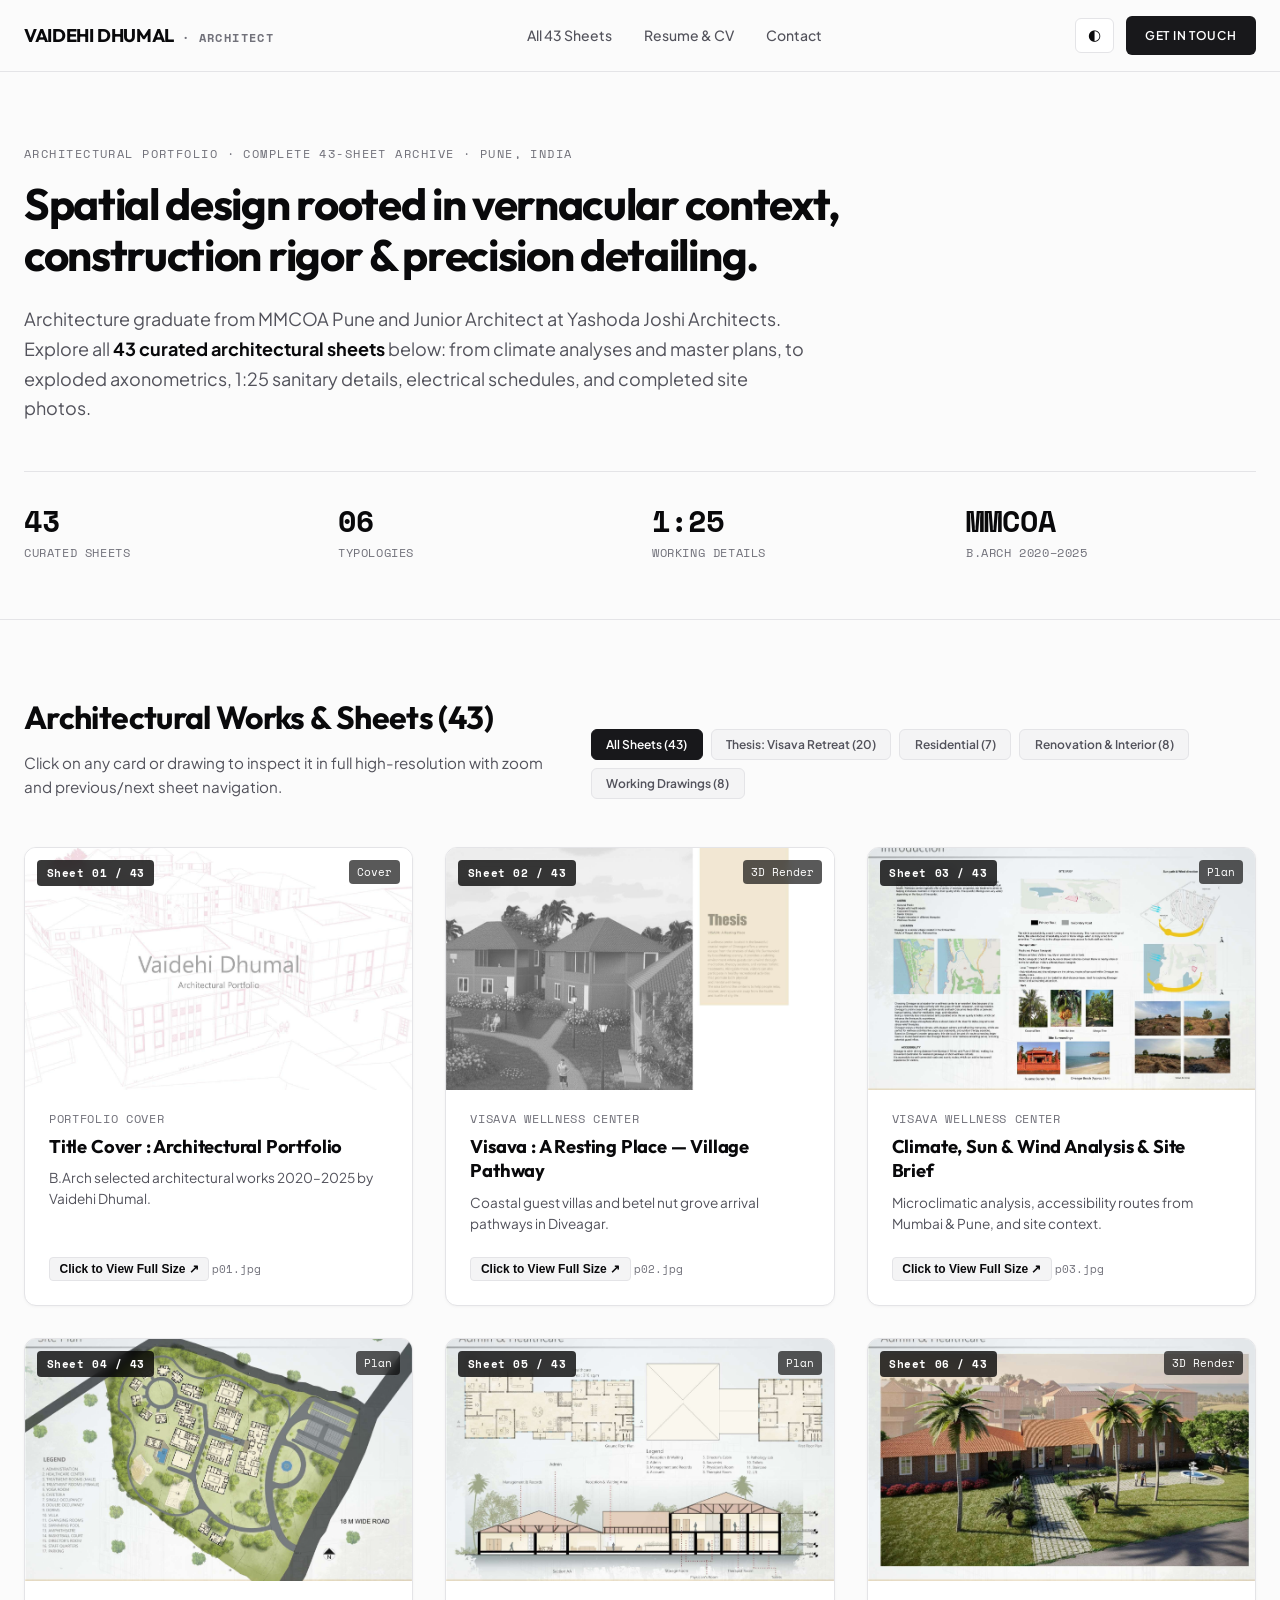
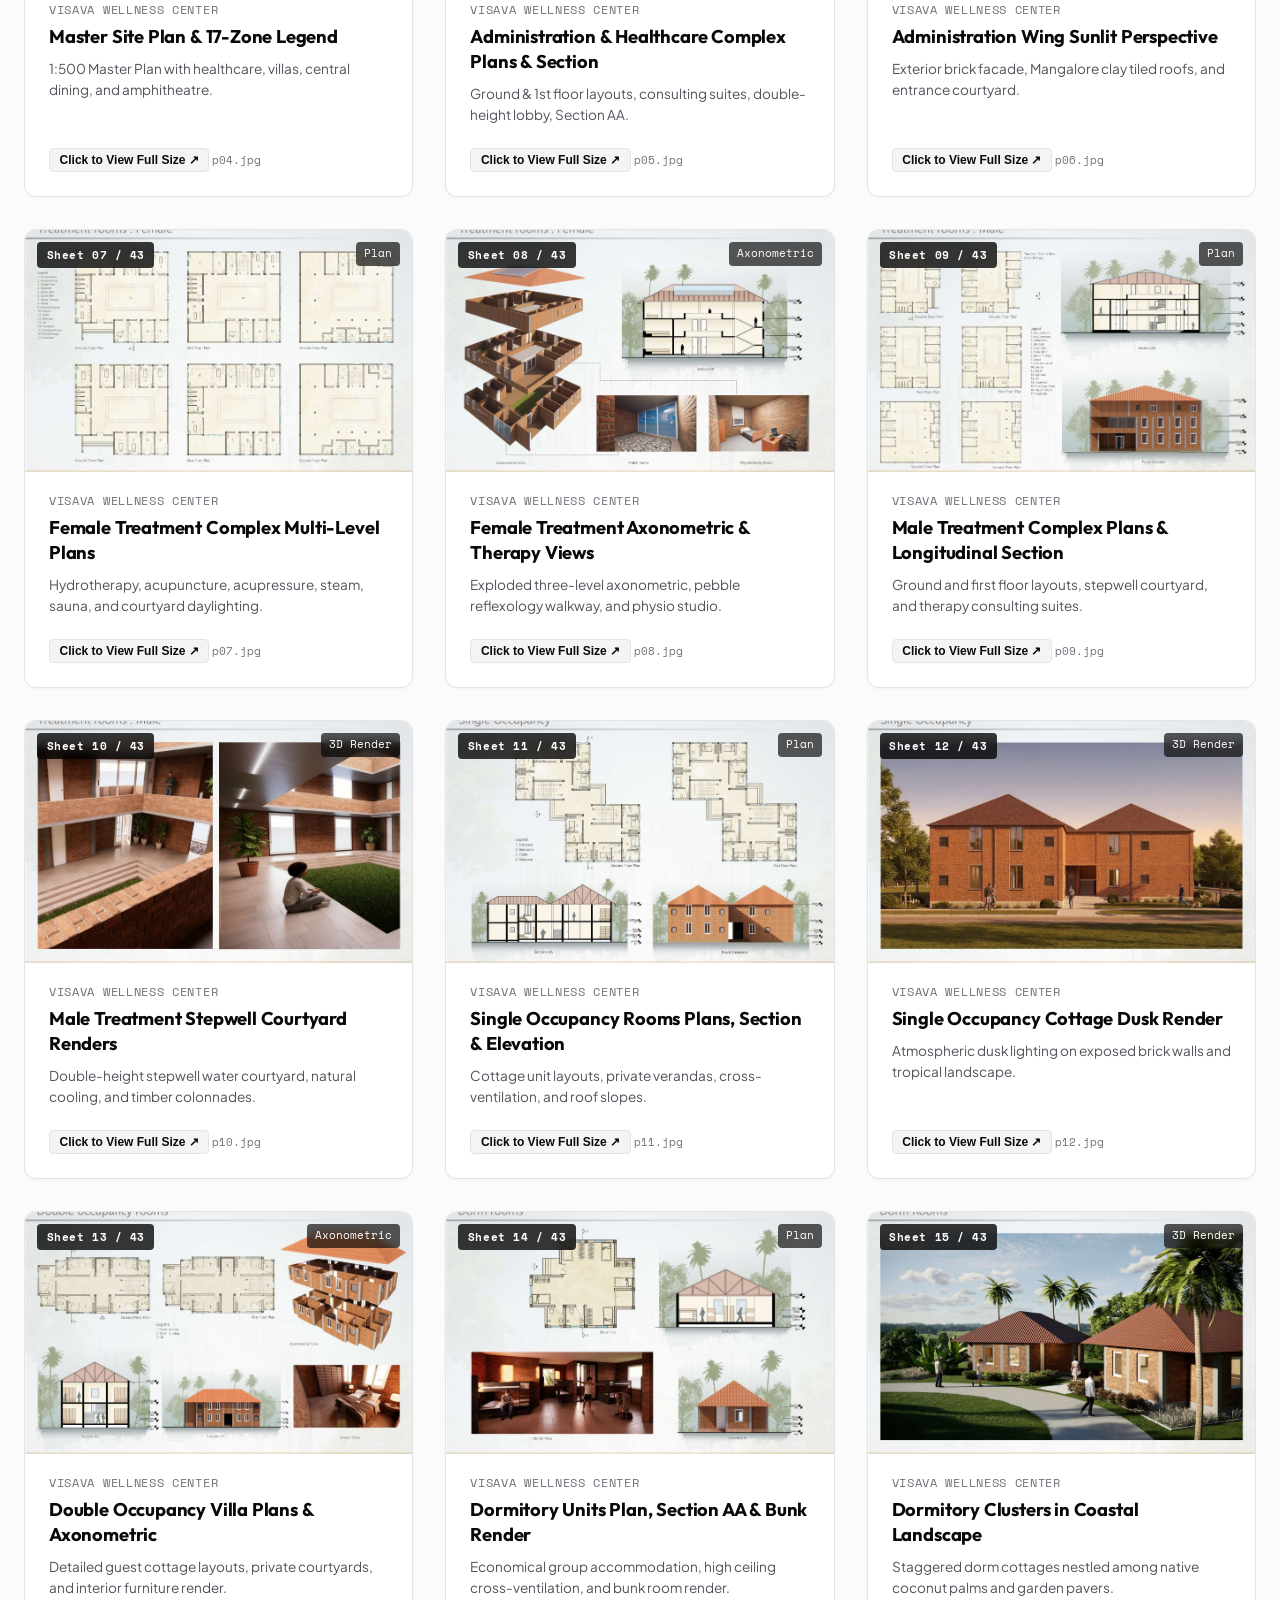
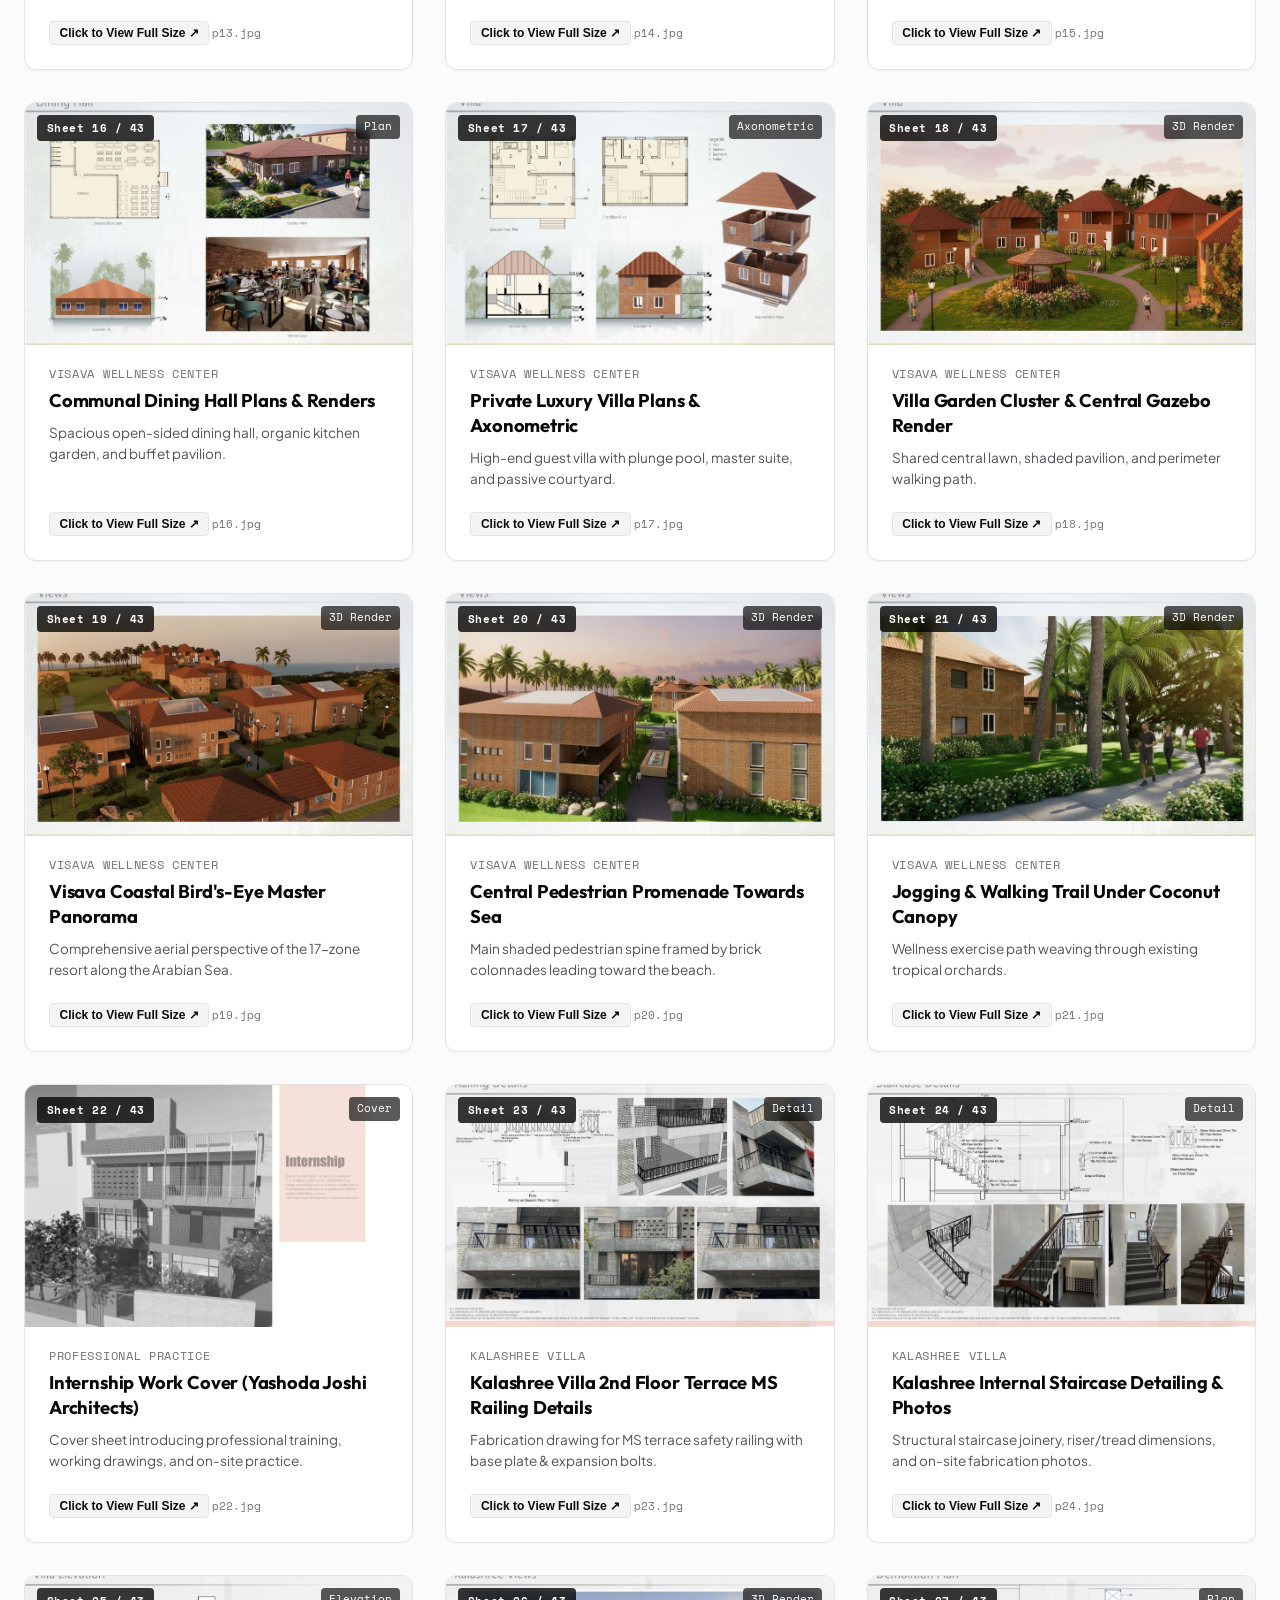
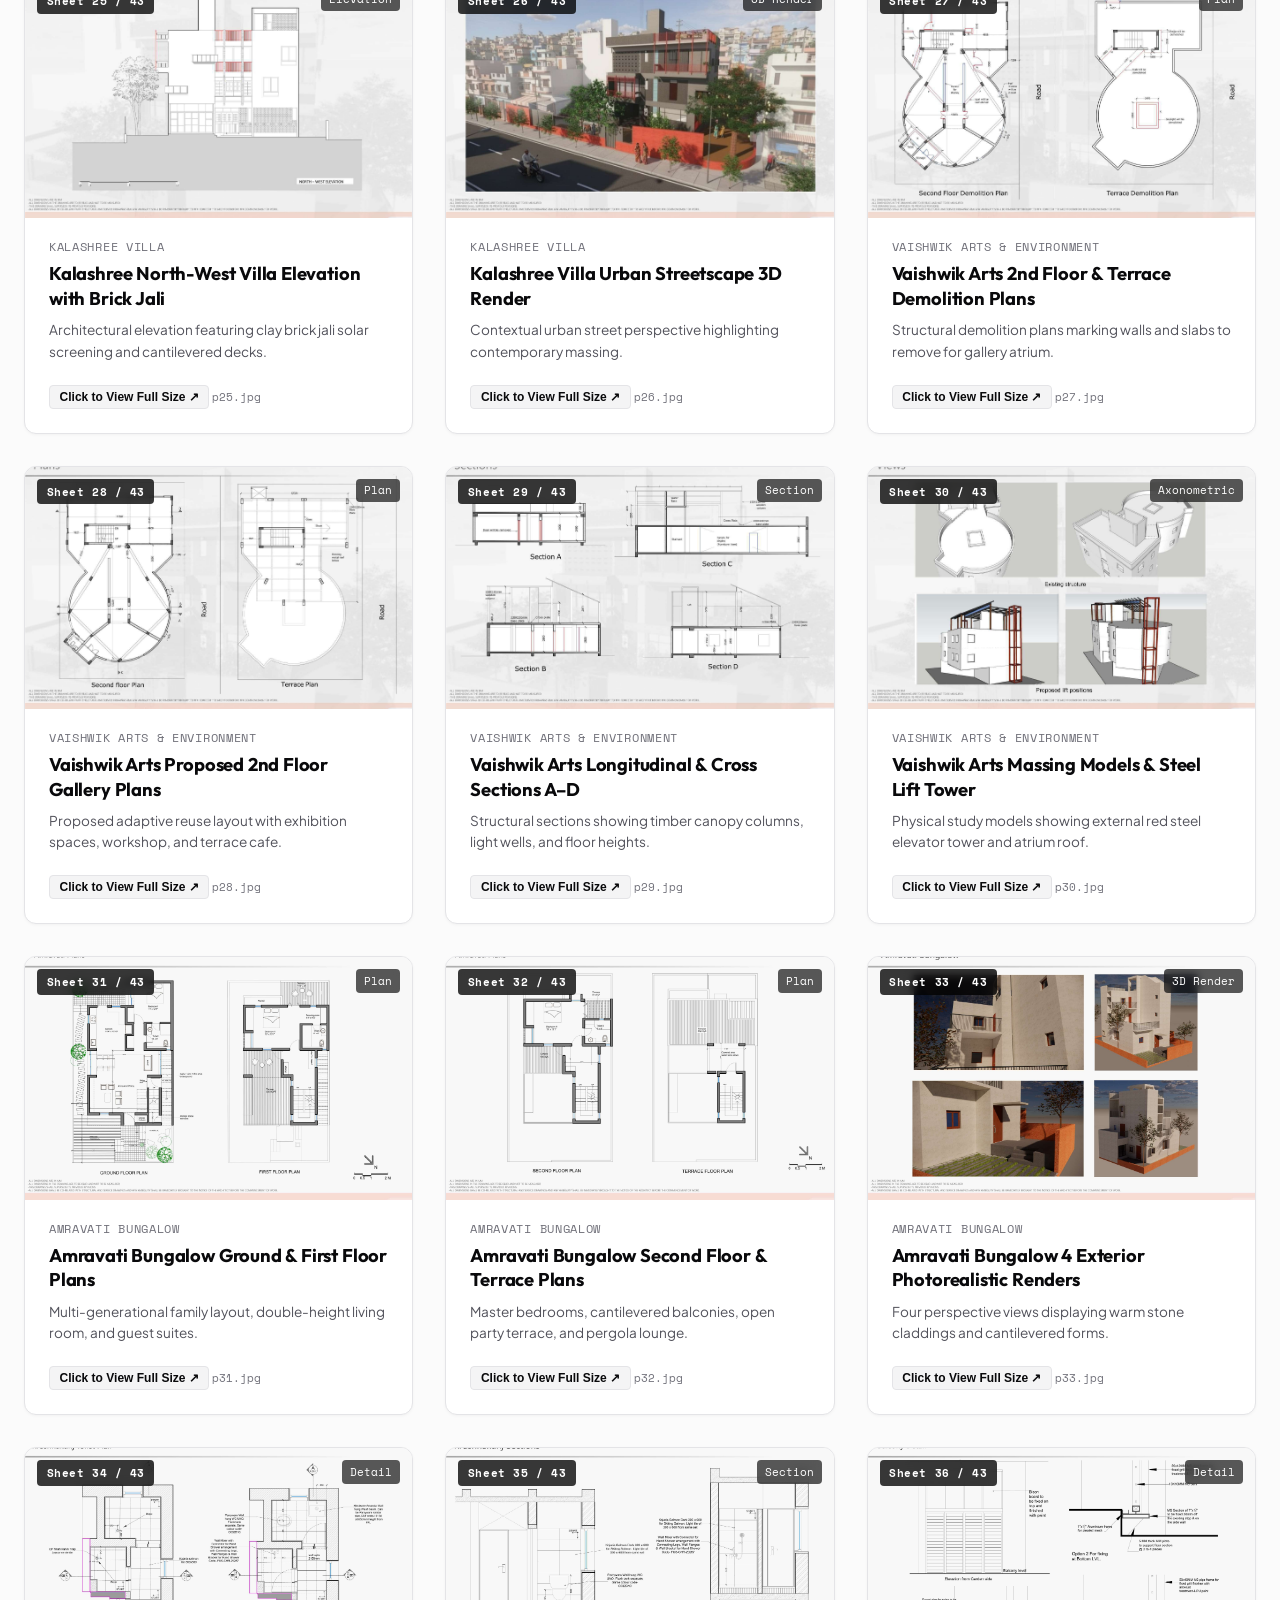
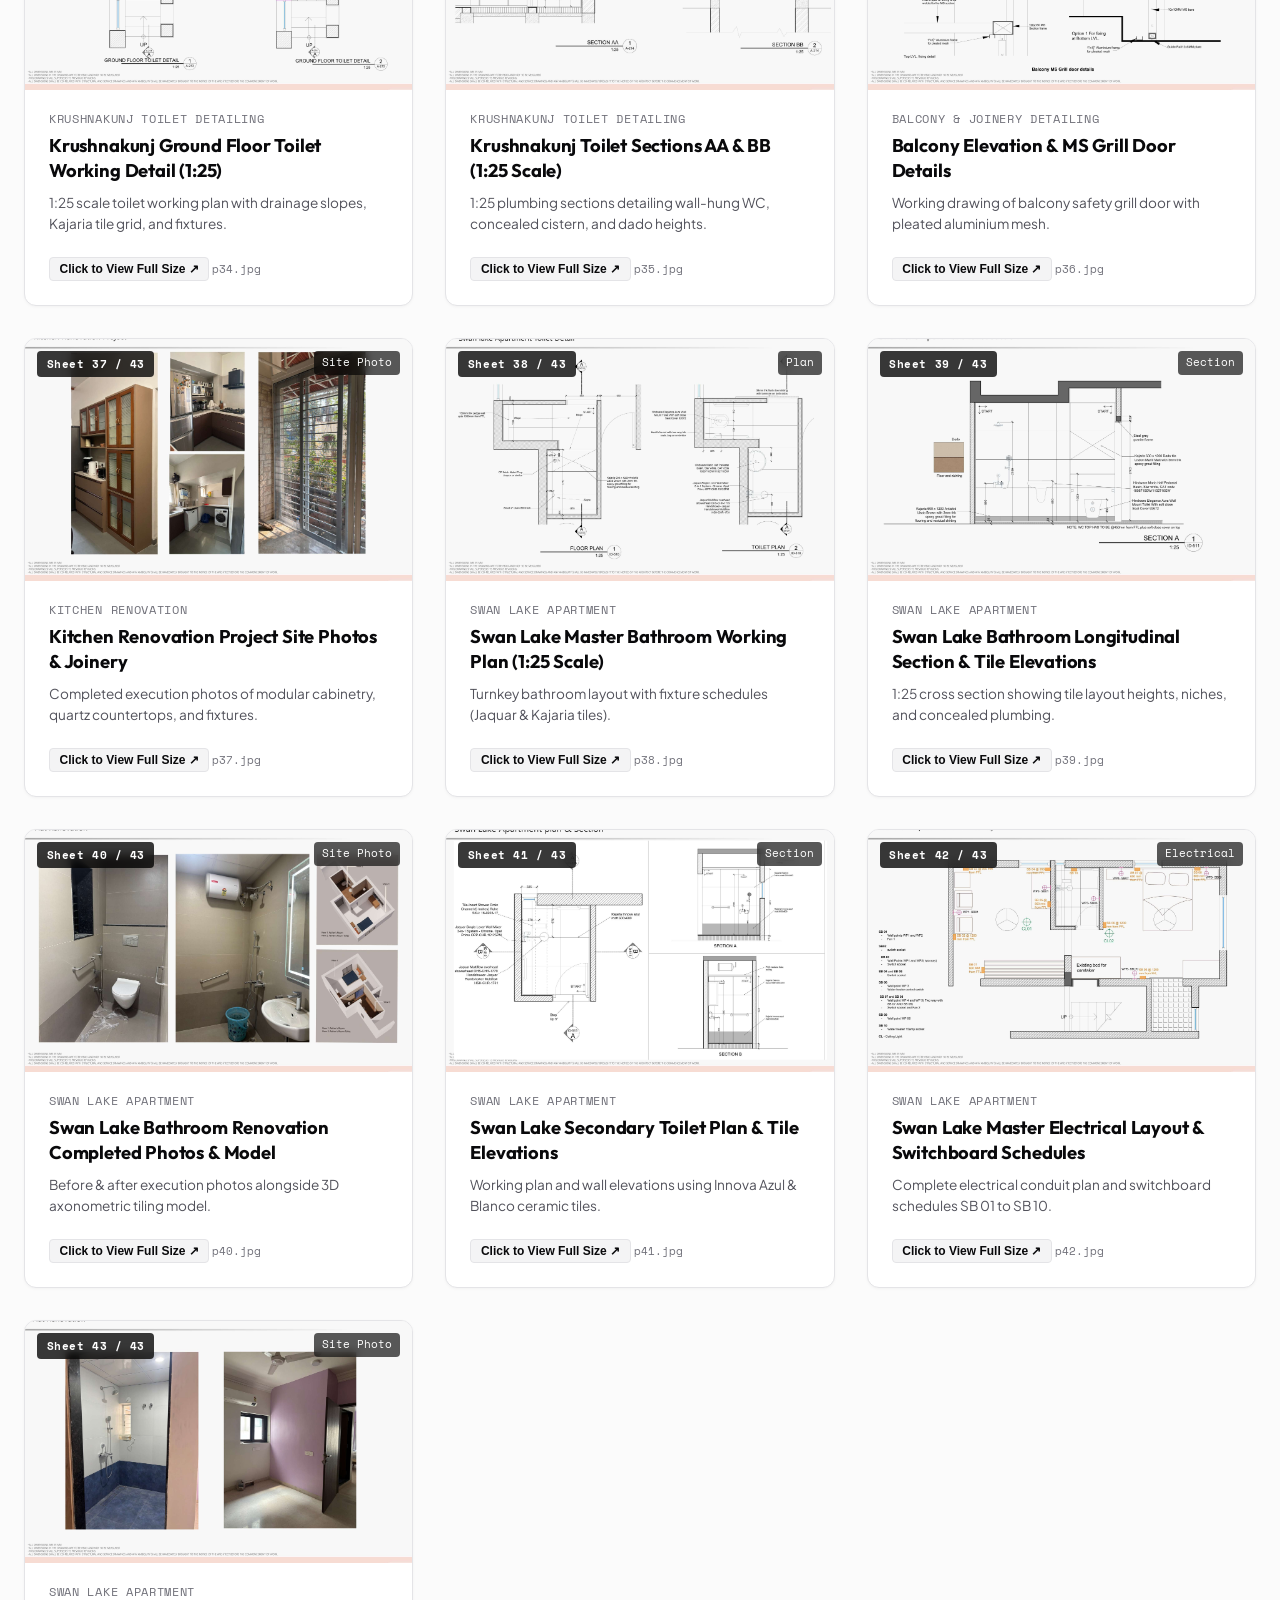
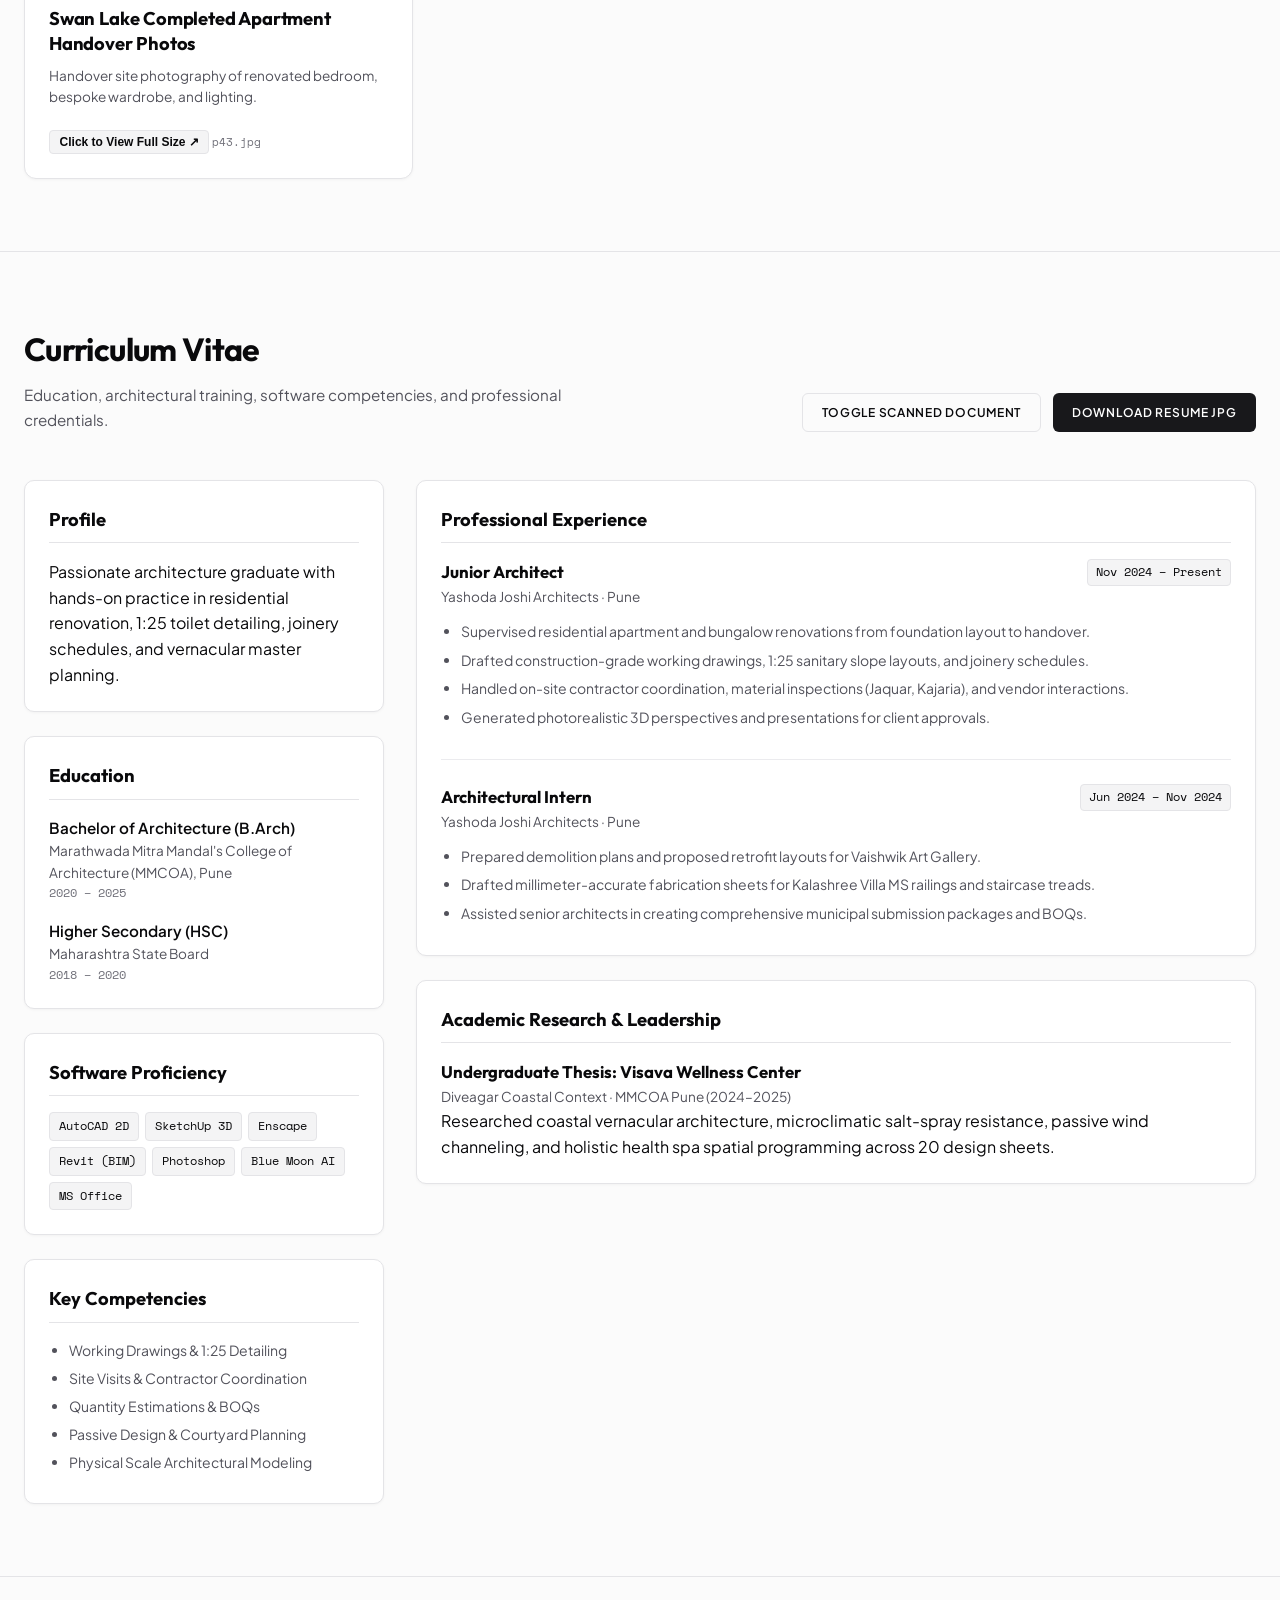
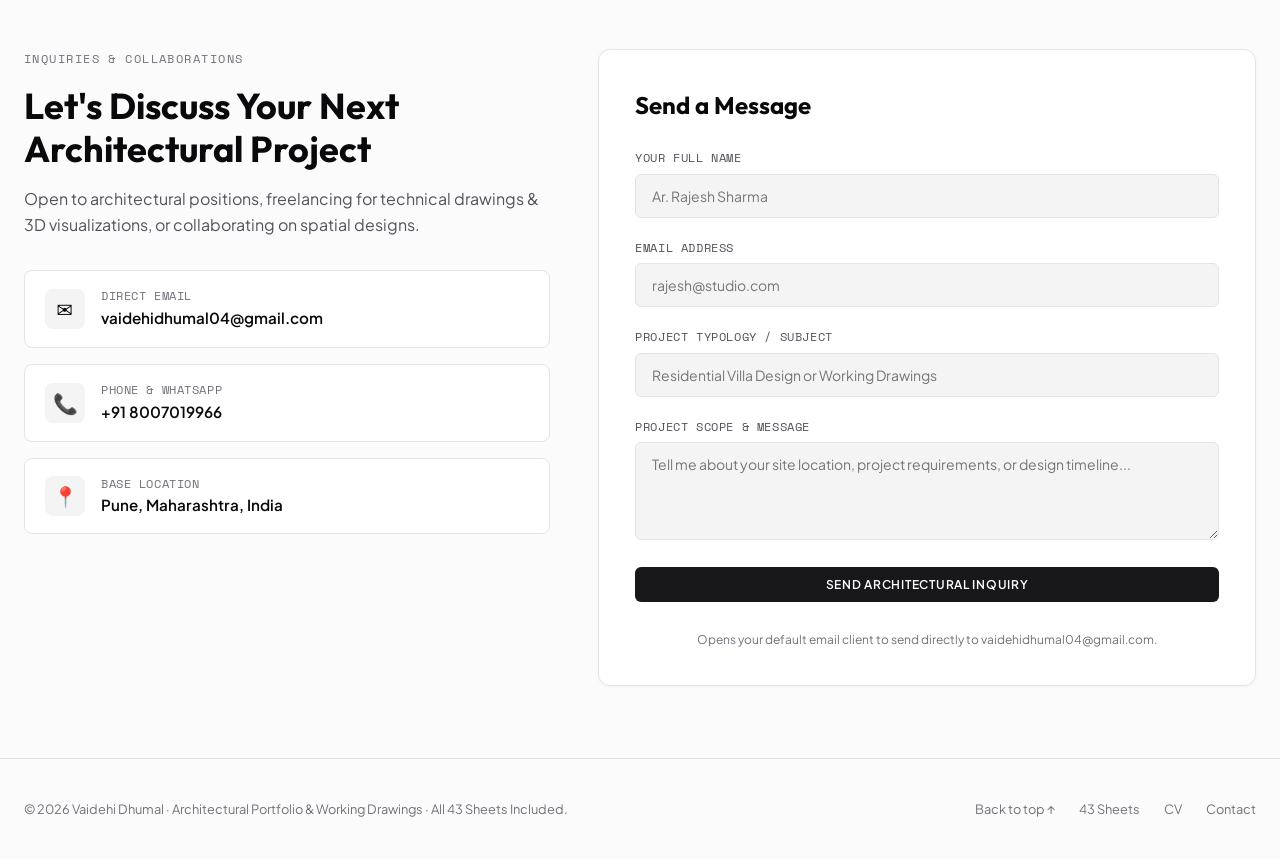
<file: public/export/portfolio.html>
<!DOCTYPE html>
<html lang="en">
<head>
  <meta charset="UTF-8" />
  <meta name="viewport" content="width=device-width, initial-scale=1.0" />
  <title>Vaidehi Dhumal — Architectural Portfolio</title>
  <meta name="description" content="Architectural Portfolio by Vaidehi Dhumal. Selected works 2020–2025. Visava Wellness Retreat, Amravati Bungalow, Swan Lake Apartment, 1:25 Working Drawings." />
  <meta name="keywords" content="Vaidehi Dhumal, Architect, Architectural Portfolio, 43 Sheets, Working Drawings, 1:25 Sanitary, AutoCAD, Pune, MMCOA" />
  <base href="../" />
  <link rel="preconnect" href="https://fonts.googleapis.com">
  <link rel="preconnect" href="https://fonts.gstatic.com" crossorigin>
  <link href="https://fonts.googleapis.com/css2?family=Outfit:wght@400;500;600;700&family=Plus+Jakarta+Sans:wght@400;500;600&family=Space+Mono:wght@400;700&display=swap" rel="stylesheet">
  
  <!-- Embedded Production CSS: Guaranteed to work immediately with ZERO missing styles -->
  <style>
/* ==========================================================================
   Vaidehi Dhumal — Architectural Portfolio Minimalist CSS (All 43 Sheets)
   Domain: High-end architectural gallery & technical working drawings catalog
   Clean typography, responsive grid, zero-pill aesthetics, dark mode & modal nav
   ========================================================================== */

:root {
  --font-display: 'Outfit', -apple-system, BlinkMacSystemFont, sans-serif;
  --font-body: 'Plus Jakarta Sans', system-ui, -apple-system, sans-serif;
  --font-mono: 'Space Mono', monospace;

  /* Light Theme Variables */
  --bg-primary: #fbfbfb;
  --bg-surface: #ffffff;
  --bg-muted: #f4f4f5;
  --bg-subtle: #f0f0f2;
  --border-color: #e4e4e7;
  --border-subtle: #ebebee;
  --text-primary: #09090b;
  --text-secondary: #52525b;
  --text-muted: #71717a;
  --accent: #18181b;
  --accent-contrast: #ffffff;
  --badge-bg: rgba(0, 0, 0, 0.78);
  --badge-color: #ffffff;
  --card-shadow: 0 1px 3px rgba(0, 0, 0, 0.04);
}

.dark-theme {
  --bg-primary: #09090b;
  --bg-surface: #121215;
  --bg-muted: #18181b;
  --bg-subtle: #202024;
  --border-color: #27272a;
  --border-subtle: #1e1e22;
  --text-primary: #fafafa;
  --text-secondary: #a1a1aa;
  --text-muted: #71717a;
  --accent: #f4f4f5;
  --accent-contrast: #09090b;
  --badge-bg: rgba(255, 255, 255, 0.15);
  --badge-color: #ffffff;
  --card-shadow: 0 4px 20px rgba(0, 0, 0, 0.35);
}

* {
  box-sizing: border-box;
  margin: 0;
  padding: 0;
}

html {
  scroll-behavior: smooth;
  font-family: var(--font-body);
}

body {
  background-color: var(--bg-primary);
  color: var(--text-primary);
  line-height: 1.6;
  transition: background-color 0.25s ease, color 0.25s ease;
  overflow-x: hidden;
}

.container {
  max-width: 1280px;
  margin: 0 auto;
  padding: 0 1.5rem;
}

/* Header & Top Bar */
.header {
  position: sticky;
  top: 0;
  z-index: 100;
  background-color: var(--bg-primary);
  border-bottom: 1px solid var(--border-color);
  padding: 1rem 0;
  backdrop-filter: blur(8px);
}

.header-container {
  display: flex;
  align-items: center;
  justify-content: space-between;
  gap: 2rem;
  max-width: 1280px;
  margin: 0 auto;
  padding: 0 1.5rem;
}

.brand {
  font-family: var(--font-display);
  font-weight: 700;
  font-size: 1.15rem;
  letter-spacing: -0.02em;
  color: var(--text-primary);
  text-decoration: none;
  display: flex;
  align-items: baseline;
  gap: 0.5rem;
}

.brand-sub {
  font-family: var(--font-mono);
  font-size: 0.72rem;
  color: var(--text-muted);
  letter-spacing: 0.12em;
}

.nav {
  display: flex;
  gap: 2rem;
}

.nav-link {
  color: var(--text-secondary);
  text-decoration: none;
  font-size: 0.875rem;
  font-weight: 500;
  transition: color 0.15s ease;
}

.nav-link:hover {
  color: var(--text-primary);
}

.header-actions {
  display: flex;
  align-items: center;
  gap: 0.75rem;
}

.theme-btn {
  background: var(--bg-surface);
  border: 1px solid var(--border-color);
  color: var(--text-primary);
  padding: 0.45rem 0.75rem;
  border-radius: 6px;
  cursor: pointer;
  font-size: 0.95rem;
  display: flex;
  align-items: center;
  justify-content: center;
  transition: all 0.15s ease;
}

.theme-btn:hover {
  background: var(--bg-muted);
}

/* Buttons */
.btn {
  display: inline-flex;
  align-items: center;
  justify-content: center;
  gap: 0.5rem;
  padding: 0.55rem 1.15rem;
  font-size: 0.75rem;
  font-weight: 600;
  font-family: var(--font-body);
  text-transform: uppercase;
  letter-spacing: 0.06em;
  border-radius: 6px;
  text-decoration: none;
  cursor: pointer;
  transition: all 0.15s ease;
  white-space: nowrap;
}

.btn-sm {
  padding: 0.4rem 0.8rem;
  font-size: 0.7rem;
}

.btn-primary {
  background-color: var(--accent);
  color: var(--accent-contrast);
  border: 1px solid transparent;
}

.btn-primary:hover {
  opacity: 0.9;
  transform: translateY(-1px);
}

.btn-secondary {
  background-color: transparent;
  color: var(--text-primary);
  border: 1px solid var(--border-color);
}

.btn-secondary:hover {
  background: var(--bg-muted);
}

.btn-block {
  width: 100%;
}

/* Hero Section */
.hero-section {
  padding: 4.5rem 0 3.5rem;
  border-bottom: 1px solid var(--border-color);
}

.hero-kicker {
  font-family: var(--font-mono);
  font-size: 0.75rem;
  text-transform: uppercase;
  letter-spacing: 0.12em;
  color: var(--text-muted);
  margin-bottom: 1rem;
}

.hero-title {
  font-family: var(--font-display);
  font-size: 2.75rem;
  line-height: 1.15;
  font-weight: 700;
  letter-spacing: -0.03em;
  max-width: 950px;
  margin-bottom: 1.5rem;
}

.hero-lead {
  font-size: 1.125rem;
  color: var(--text-secondary);
  max-width: 780px;
  line-height: 1.65;
}

.hero-lead strong {
  color: var(--text-primary);
}

.hero-stats {
  display: grid;
  grid-template-columns: repeat(auto-fit, minmax(140px, 1fr));
  gap: 1.5rem;
  margin-top: 3rem;
  padding-top: 2rem;
  border-top: 1px solid var(--border-color);
}

.stat-box {
  display: flex;
  flex-direction: column;
}

.stat-number {
  font-family: var(--font-mono);
  font-size: 1.85rem;
  font-weight: 700;
  color: var(--text-primary);
  line-height: 1.2;
}

.stat-label {
  font-size: 0.75rem;
  font-family: var(--font-mono);
  color: var(--text-muted);
  text-transform: uppercase;
  letter-spacing: 0.05em;
  margin-top: 0.25rem;
}

/* Portfolio Section & Filter Bar */
.portfolio-section {
  padding: 4.5rem 0;
}

.section-head {
  display: flex;
  flex-direction: column;
  gap: 1.5rem;
  margin-bottom: 3rem;
}

@media (min-width: 900px) {
  .section-head {
    flex-direction: row;
    align-items: flex-end;
    justify-content: space-between;
  }
}

.section-title {
  font-family: var(--font-display);
  font-size: 2rem;
  font-weight: 700;
  letter-spacing: -0.02em;
  margin-bottom: 0.5rem;
}

.section-sub {
  font-size: 0.95rem;
  color: var(--text-secondary);
  max-width: 620px;
}

.filter-group {
  display: flex;
  flex-wrap: wrap;
  gap: 0.5rem;
}

.filter-btn {
  background: var(--bg-muted);
  border: 1px solid var(--border-color);
  color: var(--text-secondary);
  font-family: var(--font-body);
  font-size: 0.75rem;
  font-weight: 600;
  padding: 0.45rem 0.9rem;
  border-radius: 6px;
  cursor: pointer;
  white-space: nowrap;
  transition: all 0.15s ease;
}

.filter-btn:hover {
  color: var(--text-primary);
  background: var(--bg-subtle);
}

.filter-btn.active {
  background: var(--accent);
  color: var(--accent-contrast);
  border-color: var(--accent);
}

/* 43 Sheets Responsive Grid */
.sheet-grid {
  display: grid;
  grid-template-columns: repeat(auto-fill, minmax(350px, 1fr));
  gap: 2rem;
}

.sheet-card {
  background: var(--bg-surface);
  border: 1px solid var(--border-color);
  border-radius: 12px;
  overflow: hidden;
  display: flex;
  flex-direction: column;
  cursor: pointer;
  transition: transform 0.2s ease, border-color 0.2s ease, box-shadow 0.2s ease;
  box-shadow: var(--card-shadow);
}

.sheet-card:hover {
  border-color: var(--text-muted);
  transform: translateY(-3px);
  box-shadow: 0 10px 25px rgba(0, 0, 0, 0.08);
}

.sheet-media {
  position: relative;
  aspect-ratio: 16 / 10;
  background-color: var(--bg-muted);
  overflow: hidden;
}

.sheet-media img {
  width: 100%;
  height: 100%;
  object-fit: cover;
  transition: transform 0.35s ease;
}

.sheet-card:hover .sheet-media img {
  transform: scale(1.03);
}

.sheet-badge {
  position: absolute;
  top: 0.75rem;
  left: 0.75rem;
  background: var(--badge-bg);
  color: var(--badge-color);
  font-family: var(--font-mono);
  font-size: 0.7rem;
  font-weight: 700;
  padding: 0.25rem 0.6rem;
  border-radius: 4px;
  backdrop-filter: blur(4px);
  letter-spacing: 0.05em;
}

.sheet-type {
  position: absolute;
  top: 0.75rem;
  right: 0.75rem;
  background: rgba(0, 0, 0, 0.65);
  color: #fff;
  font-family: var(--font-mono);
  font-size: 0.68rem;
  padding: 0.2rem 0.5rem;
  border-radius: 4px;
  backdrop-filter: blur(4px);
}

.sheet-hover-overlay {
  position: absolute;
  inset: 0;
  background: rgba(0, 0, 0, 0.45);
  display: flex;
  align-items: center;
  justify-content: center;
  opacity: 0;
  transition: opacity 0.2s ease;
}

.sheet-card:hover .sheet-hover-overlay {
  opacity: 1;
}

.zoom-btn {
  background: #ffffff;
  color: #09090b;
  font-size: 0.75rem;
  font-weight: 600;
  font-family: var(--font-body);
  padding: 0.5rem 1rem;
  border-radius: 6px;
  box-shadow: 0 4px 12px rgba(0, 0, 0, 0.2);
}

.sheet-info {
  padding: 1.25rem 1.5rem 1.5rem;
  display: flex;
  flex-direction: column;
  flex-grow: 1;
}

.sheet-project {
  font-family: var(--font-mono);
  font-size: 0.72rem;
  color: var(--text-muted);
  text-transform: uppercase;
  letter-spacing: 0.06em;
  margin-bottom: 0.35rem;
}

.sheet-title {
  font-family: var(--font-display);
  font-size: 1.15rem;
  font-weight: 700;
  letter-spacing: -0.01em;
  margin-bottom: 0.5rem;
  line-height: 1.35;
}

.sheet-desc {
  font-size: 0.85rem;
  color: var(--text-secondary);
  line-height: 1.55;
  margin-bottom: 1.25rem;
  flex-grow: 1;
}

.sheet-media-link {
  display: block;
  text-decoration: none;
  cursor: pointer;
}

.sheet-title-link {
  text-decoration: none;
  color: var(--text-primary);
  cursor: pointer;
  transition: color 0.15s ease;
}

.sheet-title-link:hover {
  color: var(--text-muted);
}

.sheet-btn-action {
  display: inline-flex;
  align-items: center;
  font-size: 0.75rem;
  font-weight: 700;
  color: var(--text-primary);
  text-decoration: none;
  cursor: pointer;
  padding: 0.25rem 0.6rem;
  border-radius: 4px;
  background: var(--bg-muted);
  border: 1px solid var(--border-color);
  transition: all 0.15s ease;
}

.sheet-btn-action:hover {
  background: var(--accent);
  color: var(--accent-contrast);
  border-color: var(--accent);
}

.sheet-action {
  font-size: 0.75rem;
  font-weight: 600;
  color: var(--text-primary);
}

.sheet-file {
  font-family: var(--font-mono);
  font-size: 0.7rem;
  color: var(--text-muted);
}

/* Resume Section */
.resume-section {
  padding: 4.5rem 0;
  border-top: 1px solid var(--border-color);
}

.resume-actions {
  display: flex;
  gap: 0.75rem;
  flex-wrap: wrap;
}

.resume-image-preview {
  display: none;
  margin-bottom: 2.5rem;
  background: var(--bg-surface);
  border: 1px solid var(--border-color);
  border-radius: 12px;
  overflow: hidden;
  box-shadow: var(--card-shadow);
}

.resume-image-preview.active {
  display: block;
}

.preview-bar {
  display: flex;
  align-items: center;
  justify-content: space-between;
  padding: 0.75rem 1.25rem;
  background: var(--bg-muted);
  border-bottom: 1px solid var(--border-color);
  font-family: var(--font-mono);
  font-size: 0.75rem;
  color: var(--text-secondary);
}

.preview-close {
  background: transparent;
  border: none;
  font-family: inherit;
  font-size: 0.75rem;
  cursor: pointer;
  color: var(--text-primary);
  font-weight: 600;
}

.resume-doc-img {
  width: 100%;
  max-width: 800px;
  margin: 0 auto;
  display: block;
  cursor: zoom-in;
  padding: 1.5rem;
}

.resume-grid {
  display: grid;
  grid-template-columns: 1fr;
  gap: 2rem;
}

@media (min-width: 900px) {
  .resume-grid {
    grid-template-columns: 360px 1fr;
  }
}

.resume-sidebar, .resume-main {
  display: flex;
  flex-direction: column;
  gap: 1.5rem;
}

.resume-card {
  background: var(--bg-surface);
  border: 1px solid var(--border-color);
  border-radius: 10px;
  padding: 1.5rem;
  box-shadow: var(--card-shadow);
}

.resume-heading {
  font-family: var(--font-display);
  font-size: 1.15rem;
  font-weight: 700;
  margin-bottom: 1rem;
  padding-bottom: 0.5rem;
  border-bottom: 1px solid var(--border-color);
}

.education-item {
  margin-bottom: 1rem;
}

.education-item:last-child {
  margin-bottom: 0;
}

.item-title {
  font-weight: 600;
  font-size: 0.95rem;
}

.item-sub {
  font-size: 0.85rem;
  color: var(--text-secondary);
}

.item-date {
  font-family: var(--font-mono);
  font-size: 0.75rem;
  color: var(--text-muted);
}

.skill-tags {
  display: flex;
  flex-wrap: wrap;
  gap: 0.4rem;
}

.skill-tag {
  background: var(--bg-muted);
  border: 1px solid var(--border-color);
  font-family: var(--font-mono);
  font-size: 0.72rem;
  padding: 0.25rem 0.55rem;
  border-radius: 4px;
}

.bullet-list {
  padding-left: 1.25rem;
  font-size: 0.875rem;
  color: var(--text-secondary);
}

.bullet-list li {
  margin-bottom: 0.35rem;
}

.timeline-item {
  padding-bottom: 1.5rem;
  margin-bottom: 1.5rem;
  border-bottom: 1px solid var(--border-subtle);
}

.timeline-item:last-child {
  border-bottom: none;
  padding-bottom: 0;
  margin-bottom: 0;
}

.timeline-header {
  display: flex;
  justify-content: space-between;
  align-items: flex-start;
  gap: 1rem;
  margin-bottom: 0.75rem;
}

.role-title {
  font-size: 1.05rem;
  font-weight: 700;
  font-family: var(--font-display);
}

.role-firm {
  font-size: 0.85rem;
  color: var(--text-secondary);
}

.role-badge {
  font-family: var(--font-mono);
  font-size: 0.72rem;
  background: var(--bg-muted);
  border: 1px solid var(--border-color);
  padding: 0.2rem 0.5rem;
  border-radius: 4px;
  white-space: nowrap;
}

.role-responsibilities {
  padding-left: 1.25rem;
  font-size: 0.875rem;
  color: var(--text-secondary);
}

.role-responsibilities li {
  margin-bottom: 0.4rem;
}

/* Contact Section */
.contact-section {
  padding: 4.5rem 0;
  border-top: 1px solid var(--border-color);
}

.contact-layout {
  display: grid;
  grid-template-columns: 1fr;
  gap: 3rem;
}

@media (min-width: 900px) {
  .contact-layout {
    grid-template-columns: 1fr 1.25fr;
  }
}

.contact-title {
  font-family: var(--font-display);
  font-size: 2.25rem;
  line-height: 1.2;
  font-weight: 700;
  margin-bottom: 1rem;
}

.contact-desc {
  font-size: 1rem;
  color: var(--text-secondary);
  line-height: 1.6;
  margin-bottom: 2rem;
}

.contact-methods {
  display: flex;
  flex-direction: column;
  gap: 1rem;
}

.method-card {
  display: flex;
  align-items: center;
  gap: 1rem;
  background: var(--bg-surface);
  border: 1px solid var(--border-color);
  border-radius: 8px;
  padding: 1rem 1.25rem;
}

.method-icon {
  font-size: 1.25rem;
  width: 40px;
  height: 40px;
  background: var(--bg-muted);
  border-radius: 8px;
  display: flex;
  align-items: center;
  justify-content: center;
}

.method-label {
  font-family: var(--font-mono);
  font-size: 0.72rem;
  text-transform: uppercase;
  color: var(--text-muted);
  letter-spacing: 0.05em;
}

.method-link {
  font-size: 0.95rem;
  font-weight: 600;
  color: var(--text-primary);
  text-decoration: none;
}

.method-link:hover {
  text-decoration: underline;
}

.contact-card {
  background: var(--bg-surface);
  border: 1px solid var(--border-color);
  border-radius: 12px;
  padding: 2.25rem;
  box-shadow: var(--card-shadow);
}

.form-title {
  font-family: var(--font-display);
  font-size: 1.5rem;
  font-weight: 700;
  margin-bottom: 1.5rem;
}

.contact-form {
  display: flex;
  flex-direction: column;
  gap: 1.25rem;
}

.form-group label {
  display: block;
  font-size: 0.75rem;
  font-family: var(--font-mono);
  text-transform: uppercase;
  letter-spacing: 0.05em;
  margin-bottom: 0.4rem;
  color: var(--text-secondary);
}

.form-group input, .form-group textarea {
  width: 100%;
  padding: 0.75rem 1rem;
  background: var(--bg-muted);
  border: 1px solid var(--border-color);
  border-radius: 6px;
  color: var(--text-primary);
  font-family: inherit;
  font-size: 0.875rem;
  transition: border-color 0.15s ease;
}

.form-group input:focus, .form-group textarea:focus {
  outline: none;
  border-color: var(--text-primary);
  background: var(--bg-surface);
}

.form-footnote {
  font-size: 0.75rem;
  color: var(--text-muted);
  text-align: center;
  margin-top: 0.5rem;
}

/* Lightbox Modal with Next / Prev Navigation */
.lightbox {
  position: fixed;
  inset: 0;
  z-index: 1000;
  background: rgba(0, 0, 0, 0.92);
  backdrop-filter: blur(8px);
  display: none;
  align-items: center;
  justify-content: center;
  padding: 1.5rem;
}

.lightbox.active {
  display: flex;
}

.lightbox-content {
  position: relative;
  max-width: 94vw;
  max-height: 94vh;
  display: flex;
  flex-direction: column;
  background: #121215;
  border: 1px solid #27272a;
  border-radius: 12px;
  overflow: hidden;
  box-shadow: 0 20px 60px rgba(0, 0, 0, 0.7);
}

.lightbox-close {
  position: fixed;
  top: 1.5rem;
  right: 1.5rem;
  background: rgba(255, 255, 255, 0.15);
  border: none;
  color: #ffffff;
  font-size: 1.5rem;
  width: 44px;
  height: 44px;
  border-radius: 50%;
  cursor: pointer;
  display: flex;
  align-items: center;
  justify-content: center;
  transition: background 0.15s ease;
  z-index: 1010;
}

.lightbox-close:hover {
  background: rgba(255, 255, 255, 0.3);
}

.lightbox-nav {
  position: fixed;
  top: 50%;
  transform: translateY(-50%);
  background: rgba(255, 255, 255, 0.15);
  border: none;
  color: #ffffff;
  font-size: 2.5rem;
  width: 50px;
  height: 60px;
  border-radius: 8px;
  cursor: pointer;
  display: flex;
  align-items: center;
  justify-content: center;
  transition: background 0.15s ease;
  z-index: 1010;
  user-select: none;
}

.lightbox-nav:hover {
  background: rgba(255, 255, 255, 0.35);
}

.lightbox-nav.prev {
  left: 1.5rem;
}

.lightbox-nav.next {
  right: 1.5rem;
}

.lightbox-header {
  display: flex;
  align-items: center;
  justify-content: space-between;
  padding: 0.75rem 1.25rem;
  background: #18181b;
  border-bottom: 1px solid #27272a;
  color: #a1a1aa;
  font-family: var(--font-mono);
  font-size: 0.75rem;
}

.lightbox-counter {
  color: #ffffff;
  font-weight: 700;
}

.lightbox-type {
  background: rgba(255, 255, 255, 0.1);
  padding: 0.2rem 0.5rem;
  border-radius: 4px;
}

.lightbox-media-wrap {
  display: flex;
  align-items: center;
  justify-content: center;
  background: #000000;
  padding: 0.5rem;
  max-height: 72vh;
  overflow: hidden;
}

#lightbox-img {
  max-width: 100%;
  max-height: 70vh;
  object-fit: contain;
}

.lightbox-footer {
  display: flex;
  align-items: center;
  justify-content: space-between;
  gap: 1.5rem;
  padding: 1rem 1.25rem;
  background: #18181b;
  border-top: 1px solid #27272a;
}

.lightbox-title {
  color: #fafafa;
  font-family: var(--font-display);
  font-size: 1.05rem;
  font-weight: 600;
}

.lightbox-desc {
  color: #a1a1aa;
  font-size: 0.8rem;
  margin-top: 0.2rem;
}

/* Footer */
.footer {
  border-top: 1px solid var(--border-color);
  padding: 2.5rem 0;
  font-size: 0.8rem;
  color: var(--text-muted);
}

.footer-inner {
  display: flex;
  flex-direction: column;
  gap: 1rem;
  align-items: center;
  justify-content: space-between;
}

@media (min-width: 768px) {
  .footer-inner {
    flex-direction: row;
  }
}

.footer-links {
  display: flex;
  gap: 1.5rem;
}

.footer-links a {
  color: var(--text-muted);
  text-decoration: none;
  transition: color 0.15s ease;
}

.footer-links a:hover {
  color: var(--text-primary);
}

@media (max-width: 768px) {
  .hero-title {
    font-size: 2.1rem;
  }
  .nav {
    display: none;
  }
  .sheet-grid {
    grid-template-columns: 1fr;
  }
  .lightbox-nav {
    display: none;
  }
}

  </style>

  <script type="application/ld+json">
  {
    "@context": "https://schema.org",
    "@type": "Person",
    "name": "Vaidehi Dhumal",
    "jobTitle": "Junior Architect",
    "worksFor": { "@type": "Organization", "name": "Yashoda Joshi Architects" },
    "alumniOf": { "@type": "EducationalOrganization", "name": "Marathwada Mitra Mandal's College of Architecture" },
    "email": "vaidehidhumal04@gmail.com",
    "telephone": "+918007019966"
  }
  </script>
  <script>
    document.addEventListener('DOMContentLoaded', () => {
      document.querySelectorAll('img[src=""]').forEach((image) => image.removeAttribute('src'));
      document.querySelectorAll('a[href^="#"]').forEach((link) => {
        link.href = `${window.location.pathname}${link.getAttribute('href')}`;
      });
    });
  </script>
</head>
<body class="light-theme">
  <!-- Navigation Header -->
  <header class="header">
    <div class="header-container">
      <a href="#home" class="brand">
        VAIDEHI DHUMAL <span class="brand-sub">· ARCHITECT</span>
      </a>
      <nav class="nav">
        <a href="#gallery" class="nav-link">All 43 Sheets</a>
        <a href="#resume" class="nav-link">Resume & CV</a>
        <a href="#contact" class="nav-link">Contact</a>
      </nav>
      <div class="header-actions">
        <button id="theme-toggle" class="theme-btn" aria-label="Toggle Dark/Light Mode" title="Toggle Dark/Light Mode">
          <span class="theme-icon">◐</span>
        </button>
        <a href="#contact" class="btn btn-primary">Get in Touch</a>
      </div>
    </div>
  </header>

  <main>
    <!-- Hero Section -->
    <section id="home" class="hero-section">
      <div class="container">
        <div class="hero-kicker">Architectural Portfolio · Complete 43-Sheet Archive · Pune, India</div>
        <h1 class="hero-title">Spatial design rooted in vernacular context, construction rigor & precision detailing.</h1>
        <p class="hero-lead">
          Architecture graduate from MMCOA Pune and Junior Architect at Yashoda Joshi Architects.
          Explore all <strong>43 curated architectural sheets</strong> below: from climate analyses and master plans, to exploded axonometrics, 1:25 sanitary details, electrical schedules, and completed site photos.
        </p>
        <div class="hero-stats">
          <div class="stat-box">
            <span class="stat-number">43</span>
            <span class="stat-label">Curated Sheets</span>
          </div>
          <div class="stat-box">
            <span class="stat-number">06</span>
            <span class="stat-label">Typologies</span>
          </div>
          <div class="stat-box">
            <span class="stat-number">1:25</span>
            <span class="stat-label">Working Details</span>
          </div>
          <div class="stat-box">
            <span class="stat-number">MMCOA</span>
            <span class="stat-label">B.Arch 2020–2025</span>
          </div>
        </div>
      </div>
    </section>

    <!-- Complete 43-Sheet Gallery Section -->
    <section id="gallery" class="portfolio-section">
      <div class="container">
        <div class="section-head">
          <div>
            <h2 class="section-title">Architectural Works & Sheets (43)</h2>
            <p class="section-sub">
              Click on any card or drawing to inspect it in full high-resolution with zoom and previous/next sheet navigation.
            </p>
          </div>
          <div class="filter-group">
            <button class="filter-btn active" data-filter="all">All Sheets (43)</button>
            <button class="filter-btn" data-filter="thesis">Thesis: Visava Retreat (20)</button>
            <button class="filter-btn" data-filter="residential">Residential (7)</button>
            <button class="filter-btn" data-filter="renovation">Renovation & Interior (8)</button>
            <button class="filter-btn" data-filter="details">Working Drawings (8)</button>
          </div>
        </div>

        <!-- 43-Sheet Grid -->
        <div class="sheet-grid" id="sheetContainer">
          <!-- Sheet 01 of 43 -->
          <article class="sheet-card" data-category="cover" data-index="0" onclick="openLightbox(0)">
            <div class="sheet-media">
              <img src="assets/portfolio/p01.jpg" alt="Title Cover : Architectural Portfolio" loading="lazy" />
              <div class="sheet-badge">Sheet 01 / 43</div>
              <div class="sheet-type">Cover</div>
              <div class="sheet-hover-overlay">
                <span class="zoom-btn">🔍 Click to Open Sheet</span>
              </div>
            </div>
            <div class="sheet-info">
              <div class="sheet-project">Portfolio Cover</div>
              <h3 class="sheet-title">Title Cover : Architectural Portfolio</h3>
              <p class="sheet-desc">B.Arch selected architectural works 2020–2025 by Vaidehi Dhumal.</p>
              <div class="sheet-footer">
                <button type="button" class="sheet-btn-action">Click to View Full Size ↗</button>
                <span class="sheet-file">p01.jpg</span>
              </div>
            </div>
          </article>

          <!-- Sheet 02 of 43 -->
          <article class="sheet-card" data-category="thesis" data-index="1" onclick="openLightbox(1)">
            <div class="sheet-media">
              <img src="assets/portfolio/p02.jpg" alt="Visava : A Resting Place — Village Pathway" loading="lazy" />
              <div class="sheet-badge">Sheet 02 / 43</div>
              <div class="sheet-type">3D Render</div>
              <div class="sheet-hover-overlay">
                <span class="zoom-btn">🔍 Click to Open Sheet</span>
              </div>
            </div>
            <div class="sheet-info">
              <div class="sheet-project">Visava Wellness Center</div>
              <h3 class="sheet-title">Visava : A Resting Place — Village Pathway</h3>
              <p class="sheet-desc">Coastal guest villas and betel nut grove arrival pathways in Diveagar.</p>
              <div class="sheet-footer">
                <button type="button" class="sheet-btn-action">Click to View Full Size ↗</button>
                <span class="sheet-file">p02.jpg</span>
              </div>
            </div>
          </article>

          <!-- Sheet 03 of 43 -->
          <article class="sheet-card" data-category="thesis" data-index="2" onclick="openLightbox(2)">
            <div class="sheet-media">
              <img src="assets/portfolio/p03.jpg" alt="Climate, Sun & Wind Analysis & Site Brief" loading="lazy" />
              <div class="sheet-badge">Sheet 03 / 43</div>
              <div class="sheet-type">Plan</div>
              <div class="sheet-hover-overlay">
                <span class="zoom-btn">🔍 Click to Open Sheet</span>
              </div>
            </div>
            <div class="sheet-info">
              <div class="sheet-project">Visava Wellness Center</div>
              <h3 class="sheet-title">Climate, Sun & Wind Analysis & Site Brief</h3>
              <p class="sheet-desc">Microclimatic analysis, accessibility routes from Mumbai & Pune, and site context.</p>
              <div class="sheet-footer">
                <button type="button" class="sheet-btn-action">Click to View Full Size ↗</button>
                <span class="sheet-file">p03.jpg</span>
              </div>
            </div>
          </article>

          <!-- Sheet 04 of 43 -->
          <article class="sheet-card" data-category="thesis" data-index="3" onclick="openLightbox(3)">
            <div class="sheet-media">
              <img src="assets/portfolio/p04.jpg" alt="Master Site Plan & 17-Zone Legend" loading="lazy" />
              <div class="sheet-badge">Sheet 04 / 43</div>
              <div class="sheet-type">Plan</div>
              <div class="sheet-hover-overlay">
                <span class="zoom-btn">🔍 Click to Open Sheet</span>
              </div>
            </div>
            <div class="sheet-info">
              <div class="sheet-project">Visava Wellness Center</div>
              <h3 class="sheet-title">Master Site Plan & 17-Zone Legend</h3>
              <p class="sheet-desc">1:500 Master Plan with healthcare, villas, central dining, and amphitheatre.</p>
              <div class="sheet-footer">
                <button type="button" class="sheet-btn-action">Click to View Full Size ↗</button>
                <span class="sheet-file">p04.jpg</span>
              </div>
            </div>
          </article>

          <!-- Sheet 05 of 43 -->
          <article class="sheet-card" data-category="thesis" data-index="4" onclick="openLightbox(4)">
            <div class="sheet-media">
              <img src="assets/portfolio/p05.jpg" alt="Administration & Healthcare Complex Plans & Section" loading="lazy" />
              <div class="sheet-badge">Sheet 05 / 43</div>
              <div class="sheet-type">Plan</div>
              <div class="sheet-hover-overlay">
                <span class="zoom-btn">🔍 Click to Open Sheet</span>
              </div>
            </div>
            <div class="sheet-info">
              <div class="sheet-project">Visava Wellness Center</div>
              <h3 class="sheet-title">Administration & Healthcare Complex Plans & Section</h3>
              <p class="sheet-desc">Ground & 1st floor layouts, consulting suites, double-height lobby, Section AA.</p>
              <div class="sheet-footer">
                <button type="button" class="sheet-btn-action">Click to View Full Size ↗</button>
                <span class="sheet-file">p05.jpg</span>
              </div>
            </div>
          </article>

          <!-- Sheet 06 of 43 -->
          <article class="sheet-card" data-category="thesis" data-index="5" onclick="openLightbox(5)">
            <div class="sheet-media">
              <img src="assets/portfolio/p06.jpg" alt="Administration Wing Sunlit Perspective" loading="lazy" />
              <div class="sheet-badge">Sheet 06 / 43</div>
              <div class="sheet-type">3D Render</div>
              <div class="sheet-hover-overlay">
                <span class="zoom-btn">🔍 Click to Open Sheet</span>
              </div>
            </div>
            <div class="sheet-info">
              <div class="sheet-project">Visava Wellness Center</div>
              <h3 class="sheet-title">Administration Wing Sunlit Perspective</h3>
              <p class="sheet-desc">Exterior brick facade, Mangalore clay tiled roofs, and entrance courtyard.</p>
              <div class="sheet-footer">
                <button type="button" class="sheet-btn-action">Click to View Full Size ↗</button>
                <span class="sheet-file">p06.jpg</span>
              </div>
            </div>
          </article>

          <!-- Sheet 07 of 43 -->
          <article class="sheet-card" data-category="thesis" data-index="6" onclick="openLightbox(6)">
            <div class="sheet-media">
              <img src="assets/portfolio/p07.jpg" alt="Female Treatment Complex Multi-Level Plans" loading="lazy" />
              <div class="sheet-badge">Sheet 07 / 43</div>
              <div class="sheet-type">Plan</div>
              <div class="sheet-hover-overlay">
                <span class="zoom-btn">🔍 Click to Open Sheet</span>
              </div>
            </div>
            <div class="sheet-info">
              <div class="sheet-project">Visava Wellness Center</div>
              <h3 class="sheet-title">Female Treatment Complex Multi-Level Plans</h3>
              <p class="sheet-desc">Hydrotherapy, acupuncture, acupressure, steam, sauna, and courtyard daylighting.</p>
              <div class="sheet-footer">
                <button type="button" class="sheet-btn-action">Click to View Full Size ↗</button>
                <span class="sheet-file">p07.jpg</span>
              </div>
            </div>
          </article>

          <!-- Sheet 08 of 43 -->
          <article class="sheet-card" data-category="thesis" data-index="7" onclick="openLightbox(7)">
            <div class="sheet-media">
              <img src="assets/portfolio/p08.jpg" alt="Female Treatment Axonometric & Therapy Views" loading="lazy" />
              <div class="sheet-badge">Sheet 08 / 43</div>
              <div class="sheet-type">Axonometric</div>
              <div class="sheet-hover-overlay">
                <span class="zoom-btn">🔍 Click to Open Sheet</span>
              </div>
            </div>
            <div class="sheet-info">
              <div class="sheet-project">Visava Wellness Center</div>
              <h3 class="sheet-title">Female Treatment Axonometric & Therapy Views</h3>
              <p class="sheet-desc">Exploded three-level axonometric, pebble reflexology walkway, and physio studio.</p>
              <div class="sheet-footer">
                <button type="button" class="sheet-btn-action">Click to View Full Size ↗</button>
                <span class="sheet-file">p08.jpg</span>
              </div>
            </div>
          </article>

          <!-- Sheet 09 of 43 -->
          <article class="sheet-card" data-category="thesis" data-index="8" onclick="openLightbox(8)">
            <div class="sheet-media">
              <img src="assets/portfolio/p09.jpg" alt="Male Treatment Complex Plans & Longitudinal Section" loading="lazy" />
              <div class="sheet-badge">Sheet 09 / 43</div>
              <div class="sheet-type">Plan</div>
              <div class="sheet-hover-overlay">
                <span class="zoom-btn">🔍 Click to Open Sheet</span>
              </div>
            </div>
            <div class="sheet-info">
              <div class="sheet-project">Visava Wellness Center</div>
              <h3 class="sheet-title">Male Treatment Complex Plans & Longitudinal Section</h3>
              <p class="sheet-desc">Ground and first floor layouts, stepwell courtyard, and therapy consulting suites.</p>
              <div class="sheet-footer">
                <button type="button" class="sheet-btn-action">Click to View Full Size ↗</button>
                <span class="sheet-file">p09.jpg</span>
              </div>
            </div>
          </article>

          <!-- Sheet 10 of 43 -->
          <article class="sheet-card" data-category="thesis" data-index="9" onclick="openLightbox(9)">
            <div class="sheet-media">
              <img src="assets/portfolio/p10.jpg" alt="Male Treatment Stepwell Courtyard Renders" loading="lazy" />
              <div class="sheet-badge">Sheet 10 / 43</div>
              <div class="sheet-type">3D Render</div>
              <div class="sheet-hover-overlay">
                <span class="zoom-btn">🔍 Click to Open Sheet</span>
              </div>
            </div>
            <div class="sheet-info">
              <div class="sheet-project">Visava Wellness Center</div>
              <h3 class="sheet-title">Male Treatment Stepwell Courtyard Renders</h3>
              <p class="sheet-desc">Double-height stepwell water courtyard, natural cooling, and timber colonnades.</p>
              <div class="sheet-footer">
                <button type="button" class="sheet-btn-action">Click to View Full Size ↗</button>
                <span class="sheet-file">p10.jpg</span>
              </div>
            </div>
          </article>

          <!-- Sheet 11 of 43 -->
          <article class="sheet-card" data-category="thesis" data-index="10" onclick="openLightbox(10)">
            <div class="sheet-media">
              <img src="assets/portfolio/p11.jpg" alt="Single Occupancy Rooms Plans, Section & Elevation" loading="lazy" />
              <div class="sheet-badge">Sheet 11 / 43</div>
              <div class="sheet-type">Plan</div>
              <div class="sheet-hover-overlay">
                <span class="zoom-btn">🔍 Click to Open Sheet</span>
              </div>
            </div>
            <div class="sheet-info">
              <div class="sheet-project">Visava Wellness Center</div>
              <h3 class="sheet-title">Single Occupancy Rooms Plans, Section & Elevation</h3>
              <p class="sheet-desc">Cottage unit layouts, private verandas, cross-ventilation, and roof slopes.</p>
              <div class="sheet-footer">
                <button type="button" class="sheet-btn-action">Click to View Full Size ↗</button>
                <span class="sheet-file">p11.jpg</span>
              </div>
            </div>
          </article>

          <!-- Sheet 12 of 43 -->
          <article class="sheet-card" data-category="thesis" data-index="11" onclick="openLightbox(11)">
            <div class="sheet-media">
              <img src="assets/portfolio/p12.jpg" alt="Single Occupancy Cottage Dusk Render" loading="lazy" />
              <div class="sheet-badge">Sheet 12 / 43</div>
              <div class="sheet-type">3D Render</div>
              <div class="sheet-hover-overlay">
                <span class="zoom-btn">🔍 Click to Open Sheet</span>
              </div>
            </div>
            <div class="sheet-info">
              <div class="sheet-project">Visava Wellness Center</div>
              <h3 class="sheet-title">Single Occupancy Cottage Dusk Render</h3>
              <p class="sheet-desc">Atmospheric dusk lighting on exposed brick walls and tropical landscape.</p>
              <div class="sheet-footer">
                <button type="button" class="sheet-btn-action">Click to View Full Size ↗</button>
                <span class="sheet-file">p12.jpg</span>
              </div>
            </div>
          </article>

          <!-- Sheet 13 of 43 -->
          <article class="sheet-card" data-category="thesis" data-index="12" onclick="openLightbox(12)">
            <div class="sheet-media">
              <img src="assets/portfolio/p13.jpg" alt="Double Occupancy Villa Plans & Axonometric" loading="lazy" />
              <div class="sheet-badge">Sheet 13 / 43</div>
              <div class="sheet-type">Axonometric</div>
              <div class="sheet-hover-overlay">
                <span class="zoom-btn">🔍 Click to Open Sheet</span>
              </div>
            </div>
            <div class="sheet-info">
              <div class="sheet-project">Visava Wellness Center</div>
              <h3 class="sheet-title">Double Occupancy Villa Plans & Axonometric</h3>
              <p class="sheet-desc">Detailed guest cottage layouts, private courtyards, and interior furniture render.</p>
              <div class="sheet-footer">
                <button type="button" class="sheet-btn-action">Click to View Full Size ↗</button>
                <span class="sheet-file">p13.jpg</span>
              </div>
            </div>
          </article>

          <!-- Sheet 14 of 43 -->
          <article class="sheet-card" data-category="thesis" data-index="13" onclick="openLightbox(13)">
            <div class="sheet-media">
              <img src="assets/portfolio/p14.jpg" alt="Dormitory Units Plan, Section AA & Bunk Render" loading="lazy" />
              <div class="sheet-badge">Sheet 14 / 43</div>
              <div class="sheet-type">Plan</div>
              <div class="sheet-hover-overlay">
                <span class="zoom-btn">🔍 Click to Open Sheet</span>
              </div>
            </div>
            <div class="sheet-info">
              <div class="sheet-project">Visava Wellness Center</div>
              <h3 class="sheet-title">Dormitory Units Plan, Section AA & Bunk Render</h3>
              <p class="sheet-desc">Economical group accommodation, high ceiling cross-ventilation, and bunk room render.</p>
              <div class="sheet-footer">
                <button type="button" class="sheet-btn-action">Click to View Full Size ↗</button>
                <span class="sheet-file">p14.jpg</span>
              </div>
            </div>
          </article>

          <!-- Sheet 15 of 43 -->
          <article class="sheet-card" data-category="thesis" data-index="14" onclick="openLightbox(14)">
            <div class="sheet-media">
              <img src="assets/portfolio/p15.jpg" alt="Dormitory Clusters in Coastal Landscape" loading="lazy" />
              <div class="sheet-badge">Sheet 15 / 43</div>
              <div class="sheet-type">3D Render</div>
              <div class="sheet-hover-overlay">
                <span class="zoom-btn">🔍 Click to Open Sheet</span>
              </div>
            </div>
            <div class="sheet-info">
              <div class="sheet-project">Visava Wellness Center</div>
              <h3 class="sheet-title">Dormitory Clusters in Coastal Landscape</h3>
              <p class="sheet-desc">Staggered dorm cottages nestled among native coconut palms and garden pavers.</p>
              <div class="sheet-footer">
                <button type="button" class="sheet-btn-action">Click to View Full Size ↗</button>
                <span class="sheet-file">p15.jpg</span>
              </div>
            </div>
          </article>

          <!-- Sheet 16 of 43 -->
          <article class="sheet-card" data-category="thesis" data-index="15" onclick="openLightbox(15)">
            <div class="sheet-media">
              <img src="assets/portfolio/p16.jpg" alt="Communal Dining Hall Plans & Renders" loading="lazy" />
              <div class="sheet-badge">Sheet 16 / 43</div>
              <div class="sheet-type">Plan</div>
              <div class="sheet-hover-overlay">
                <span class="zoom-btn">🔍 Click to Open Sheet</span>
              </div>
            </div>
            <div class="sheet-info">
              <div class="sheet-project">Visava Wellness Center</div>
              <h3 class="sheet-title">Communal Dining Hall Plans & Renders</h3>
              <p class="sheet-desc">Spacious open-sided dining hall, organic kitchen garden, and buffet pavilion.</p>
              <div class="sheet-footer">
                <button type="button" class="sheet-btn-action">Click to View Full Size ↗</button>
                <span class="sheet-file">p16.jpg</span>
              </div>
            </div>
          </article>

          <!-- Sheet 17 of 43 -->
          <article class="sheet-card" data-category="thesis" data-index="16" onclick="openLightbox(16)">
            <div class="sheet-media">
              <img src="assets/portfolio/p17.jpg" alt="Private Luxury Villa Plans & Axonometric" loading="lazy" />
              <div class="sheet-badge">Sheet 17 / 43</div>
              <div class="sheet-type">Axonometric</div>
              <div class="sheet-hover-overlay">
                <span class="zoom-btn">🔍 Click to Open Sheet</span>
              </div>
            </div>
            <div class="sheet-info">
              <div class="sheet-project">Visava Wellness Center</div>
              <h3 class="sheet-title">Private Luxury Villa Plans & Axonometric</h3>
              <p class="sheet-desc">High-end guest villa with plunge pool, master suite, and passive courtyard.</p>
              <div class="sheet-footer">
                <button type="button" class="sheet-btn-action">Click to View Full Size ↗</button>
                <span class="sheet-file">p17.jpg</span>
              </div>
            </div>
          </article>

          <!-- Sheet 18 of 43 -->
          <article class="sheet-card" data-category="thesis" data-index="17" onclick="openLightbox(17)">
            <div class="sheet-media">
              <img src="assets/portfolio/p18.jpg" alt="Villa Garden Cluster & Central Gazebo Render" loading="lazy" />
              <div class="sheet-badge">Sheet 18 / 43</div>
              <div class="sheet-type">3D Render</div>
              <div class="sheet-hover-overlay">
                <span class="zoom-btn">🔍 Click to Open Sheet</span>
              </div>
            </div>
            <div class="sheet-info">
              <div class="sheet-project">Visava Wellness Center</div>
              <h3 class="sheet-title">Villa Garden Cluster & Central Gazebo Render</h3>
              <p class="sheet-desc">Shared central lawn, shaded pavilion, and perimeter walking path.</p>
              <div class="sheet-footer">
                <button type="button" class="sheet-btn-action">Click to View Full Size ↗</button>
                <span class="sheet-file">p18.jpg</span>
              </div>
            </div>
          </article>

          <!-- Sheet 19 of 43 -->
          <article class="sheet-card" data-category="thesis" data-index="18" onclick="openLightbox(18)">
            <div class="sheet-media">
              <img src="assets/portfolio/p19.jpg" alt="Visava Coastal Bird's-Eye Master Panorama" loading="lazy" />
              <div class="sheet-badge">Sheet 19 / 43</div>
              <div class="sheet-type">3D Render</div>
              <div class="sheet-hover-overlay">
                <span class="zoom-btn">🔍 Click to Open Sheet</span>
              </div>
            </div>
            <div class="sheet-info">
              <div class="sheet-project">Visava Wellness Center</div>
              <h3 class="sheet-title">Visava Coastal Bird's-Eye Master Panorama</h3>
              <p class="sheet-desc">Comprehensive aerial perspective of the 17-zone resort along the Arabian Sea.</p>
              <div class="sheet-footer">
                <button type="button" class="sheet-btn-action">Click to View Full Size ↗</button>
                <span class="sheet-file">p19.jpg</span>
              </div>
            </div>
          </article>

          <!-- Sheet 20 of 43 -->
          <article class="sheet-card" data-category="thesis" data-index="19" onclick="openLightbox(19)">
            <div class="sheet-media">
              <img src="assets/portfolio/p20.jpg" alt="Central Pedestrian Promenade Towards Sea" loading="lazy" />
              <div class="sheet-badge">Sheet 20 / 43</div>
              <div class="sheet-type">3D Render</div>
              <div class="sheet-hover-overlay">
                <span class="zoom-btn">🔍 Click to Open Sheet</span>
              </div>
            </div>
            <div class="sheet-info">
              <div class="sheet-project">Visava Wellness Center</div>
              <h3 class="sheet-title">Central Pedestrian Promenade Towards Sea</h3>
              <p class="sheet-desc">Main shaded pedestrian spine framed by brick colonnades leading toward the beach.</p>
              <div class="sheet-footer">
                <button type="button" class="sheet-btn-action">Click to View Full Size ↗</button>
                <span class="sheet-file">p20.jpg</span>
              </div>
            </div>
          </article>

          <!-- Sheet 21 of 43 -->
          <article class="sheet-card" data-category="thesis" data-index="20" onclick="openLightbox(20)">
            <div class="sheet-media">
              <img src="assets/portfolio/p21.jpg" alt="Jogging & Walking Trail Under Coconut Canopy" loading="lazy" />
              <div class="sheet-badge">Sheet 21 / 43</div>
              <div class="sheet-type">3D Render</div>
              <div class="sheet-hover-overlay">
                <span class="zoom-btn">🔍 Click to Open Sheet</span>
              </div>
            </div>
            <div class="sheet-info">
              <div class="sheet-project">Visava Wellness Center</div>
              <h3 class="sheet-title">Jogging & Walking Trail Under Coconut Canopy</h3>
              <p class="sheet-desc">Wellness exercise path weaving through existing tropical orchards.</p>
              <div class="sheet-footer">
                <button type="button" class="sheet-btn-action">Click to View Full Size ↗</button>
                <span class="sheet-file">p21.jpg</span>
              </div>
            </div>
          </article>

          <!-- Sheet 22 of 43 -->
          <article class="sheet-card" data-category="cover" data-index="21" onclick="openLightbox(21)">
            <div class="sheet-media">
              <img src="assets/portfolio/p22.jpg" alt="Internship Work Cover (Yashoda Joshi Architects)" loading="lazy" />
              <div class="sheet-badge">Sheet 22 / 43</div>
              <div class="sheet-type">Cover</div>
              <div class="sheet-hover-overlay">
                <span class="zoom-btn">🔍 Click to Open Sheet</span>
              </div>
            </div>
            <div class="sheet-info">
              <div class="sheet-project">Professional Practice</div>
              <h3 class="sheet-title">Internship Work Cover (Yashoda Joshi Architects)</h3>
              <p class="sheet-desc">Cover sheet introducing professional training, working drawings, and on-site practice.</p>
              <div class="sheet-footer">
                <button type="button" class="sheet-btn-action">Click to View Full Size ↗</button>
                <span class="sheet-file">p22.jpg</span>
              </div>
            </div>
          </article>

          <!-- Sheet 23 of 43 -->
          <article class="sheet-card" data-category="details" data-index="22" onclick="openLightbox(22)">
            <div class="sheet-media">
              <img src="assets/portfolio/p23.jpg" alt="Kalashree Villa 2nd Floor Terrace MS Railing Details" loading="lazy" />
              <div class="sheet-badge">Sheet 23 / 43</div>
              <div class="sheet-type">Detail</div>
              <div class="sheet-hover-overlay">
                <span class="zoom-btn">🔍 Click to Open Sheet</span>
              </div>
            </div>
            <div class="sheet-info">
              <div class="sheet-project">Kalashree Villa</div>
              <h3 class="sheet-title">Kalashree Villa 2nd Floor Terrace MS Railing Details</h3>
              <p class="sheet-desc">Fabrication drawing for MS terrace safety railing with base plate & expansion bolts.</p>
              <div class="sheet-footer">
                <button type="button" class="sheet-btn-action">Click to View Full Size ↗</button>
                <span class="sheet-file">p23.jpg</span>
              </div>
            </div>
          </article>

          <!-- Sheet 24 of 43 -->
          <article class="sheet-card" data-category="details" data-index="23" onclick="openLightbox(23)">
            <div class="sheet-media">
              <img src="assets/portfolio/p24.jpg" alt="Kalashree Internal Staircase Detailing & Photos" loading="lazy" />
              <div class="sheet-badge">Sheet 24 / 43</div>
              <div class="sheet-type">Detail</div>
              <div class="sheet-hover-overlay">
                <span class="zoom-btn">🔍 Click to Open Sheet</span>
              </div>
            </div>
            <div class="sheet-info">
              <div class="sheet-project">Kalashree Villa</div>
              <h3 class="sheet-title">Kalashree Internal Staircase Detailing & Photos</h3>
              <p class="sheet-desc">Structural staircase joinery, riser/tread dimensions, and on-site fabrication photos.</p>
              <div class="sheet-footer">
                <button type="button" class="sheet-btn-action">Click to View Full Size ↗</button>
                <span class="sheet-file">p24.jpg</span>
              </div>
            </div>
          </article>

          <!-- Sheet 25 of 43 -->
          <article class="sheet-card" data-category="residential" data-index="24" onclick="openLightbox(24)">
            <div class="sheet-media">
              <img src="assets/portfolio/p25.jpg" alt="Kalashree North-West Villa Elevation with Brick Jali" loading="lazy" />
              <div class="sheet-badge">Sheet 25 / 43</div>
              <div class="sheet-type">Elevation</div>
              <div class="sheet-hover-overlay">
                <span class="zoom-btn">🔍 Click to Open Sheet</span>
              </div>
            </div>
            <div class="sheet-info">
              <div class="sheet-project">Kalashree Villa</div>
              <h3 class="sheet-title">Kalashree North-West Villa Elevation with Brick Jali</h3>
              <p class="sheet-desc">Architectural elevation featuring clay brick jali solar screening and cantilevered decks.</p>
              <div class="sheet-footer">
                <button type="button" class="sheet-btn-action">Click to View Full Size ↗</button>
                <span class="sheet-file">p25.jpg</span>
              </div>
            </div>
          </article>

          <!-- Sheet 26 of 43 -->
          <article class="sheet-card" data-category="residential" data-index="25" onclick="openLightbox(25)">
            <div class="sheet-media">
              <img src="assets/portfolio/p26.jpg" alt="Kalashree Villa Urban Streetscape 3D Render" loading="lazy" />
              <div class="sheet-badge">Sheet 26 / 43</div>
              <div class="sheet-type">3D Render</div>
              <div class="sheet-hover-overlay">
                <span class="zoom-btn">🔍 Click to Open Sheet</span>
              </div>
            </div>
            <div class="sheet-info">
              <div class="sheet-project">Kalashree Villa</div>
              <h3 class="sheet-title">Kalashree Villa Urban Streetscape 3D Render</h3>
              <p class="sheet-desc">Contextual urban street perspective highlighting contemporary massing.</p>
              <div class="sheet-footer">
                <button type="button" class="sheet-btn-action">Click to View Full Size ↗</button>
                <span class="sheet-file">p26.jpg</span>
              </div>
            </div>
          </article>

          <!-- Sheet 27 of 43 -->
          <article class="sheet-card" data-category="renovation" data-index="26" onclick="openLightbox(26)">
            <div class="sheet-media">
              <img src="assets/portfolio/p27.jpg" alt="Vaishwik Arts 2nd Floor & Terrace Demolition Plans" loading="lazy" />
              <div class="sheet-badge">Sheet 27 / 43</div>
              <div class="sheet-type">Plan</div>
              <div class="sheet-hover-overlay">
                <span class="zoom-btn">🔍 Click to Open Sheet</span>
              </div>
            </div>
            <div class="sheet-info">
              <div class="sheet-project">Vaishwik Arts & Environment</div>
              <h3 class="sheet-title">Vaishwik Arts 2nd Floor & Terrace Demolition Plans</h3>
              <p class="sheet-desc">Structural demolition plans marking walls and slabs to remove for gallery atrium.</p>
              <div class="sheet-footer">
                <button type="button" class="sheet-btn-action">Click to View Full Size ↗</button>
                <span class="sheet-file">p27.jpg</span>
              </div>
            </div>
          </article>

          <!-- Sheet 28 of 43 -->
          <article class="sheet-card" data-category="renovation" data-index="27" onclick="openLightbox(27)">
            <div class="sheet-media">
              <img src="assets/portfolio/p28.jpg" alt="Vaishwik Arts Proposed 2nd Floor Gallery Plans" loading="lazy" />
              <div class="sheet-badge">Sheet 28 / 43</div>
              <div class="sheet-type">Plan</div>
              <div class="sheet-hover-overlay">
                <span class="zoom-btn">🔍 Click to Open Sheet</span>
              </div>
            </div>
            <div class="sheet-info">
              <div class="sheet-project">Vaishwik Arts & Environment</div>
              <h3 class="sheet-title">Vaishwik Arts Proposed 2nd Floor Gallery Plans</h3>
              <p class="sheet-desc">Proposed adaptive reuse layout with exhibition spaces, workshop, and terrace cafe.</p>
              <div class="sheet-footer">
                <button type="button" class="sheet-btn-action">Click to View Full Size ↗</button>
                <span class="sheet-file">p28.jpg</span>
              </div>
            </div>
          </article>

          <!-- Sheet 29 of 43 -->
          <article class="sheet-card" data-category="renovation" data-index="28" onclick="openLightbox(28)">
            <div class="sheet-media">
              <img src="assets/portfolio/p29.jpg" alt="Vaishwik Arts Longitudinal & Cross Sections A–D" loading="lazy" />
              <div class="sheet-badge">Sheet 29 / 43</div>
              <div class="sheet-type">Section</div>
              <div class="sheet-hover-overlay">
                <span class="zoom-btn">🔍 Click to Open Sheet</span>
              </div>
            </div>
            <div class="sheet-info">
              <div class="sheet-project">Vaishwik Arts & Environment</div>
              <h3 class="sheet-title">Vaishwik Arts Longitudinal & Cross Sections A–D</h3>
              <p class="sheet-desc">Structural sections showing timber canopy columns, light wells, and floor heights.</p>
              <div class="sheet-footer">
                <button type="button" class="sheet-btn-action">Click to View Full Size ↗</button>
                <span class="sheet-file">p29.jpg</span>
              </div>
            </div>
          </article>

          <!-- Sheet 30 of 43 -->
          <article class="sheet-card" data-category="renovation" data-index="29" onclick="openLightbox(29)">
            <div class="sheet-media">
              <img src="assets/portfolio/p30.jpg" alt="Vaishwik Arts Massing Models & Steel Lift Tower" loading="lazy" />
              <div class="sheet-badge">Sheet 30 / 43</div>
              <div class="sheet-type">Axonometric</div>
              <div class="sheet-hover-overlay">
                <span class="zoom-btn">🔍 Click to Open Sheet</span>
              </div>
            </div>
            <div class="sheet-info">
              <div class="sheet-project">Vaishwik Arts & Environment</div>
              <h3 class="sheet-title">Vaishwik Arts Massing Models & Steel Lift Tower</h3>
              <p class="sheet-desc">Physical study models showing external red steel elevator tower and atrium roof.</p>
              <div class="sheet-footer">
                <button type="button" class="sheet-btn-action">Click to View Full Size ↗</button>
                <span class="sheet-file">p30.jpg</span>
              </div>
            </div>
          </article>

          <!-- Sheet 31 of 43 -->
          <article class="sheet-card" data-category="residential" data-index="30" onclick="openLightbox(30)">
            <div class="sheet-media">
              <img src="assets/portfolio/p31.jpg" alt="Amravati Bungalow Ground & First Floor Plans" loading="lazy" />
              <div class="sheet-badge">Sheet 31 / 43</div>
              <div class="sheet-type">Plan</div>
              <div class="sheet-hover-overlay">
                <span class="zoom-btn">🔍 Click to Open Sheet</span>
              </div>
            </div>
            <div class="sheet-info">
              <div class="sheet-project">Amravati Bungalow</div>
              <h3 class="sheet-title">Amravati Bungalow Ground & First Floor Plans</h3>
              <p class="sheet-desc">Multi-generational family layout, double-height living room, and guest suites.</p>
              <div class="sheet-footer">
                <button type="button" class="sheet-btn-action">Click to View Full Size ↗</button>
                <span class="sheet-file">p31.jpg</span>
              </div>
            </div>
          </article>

          <!-- Sheet 32 of 43 -->
          <article class="sheet-card" data-category="residential" data-index="31" onclick="openLightbox(31)">
            <div class="sheet-media">
              <img src="assets/portfolio/p32.jpg" alt="Amravati Bungalow Second Floor & Terrace Plans" loading="lazy" />
              <div class="sheet-badge">Sheet 32 / 43</div>
              <div class="sheet-type">Plan</div>
              <div class="sheet-hover-overlay">
                <span class="zoom-btn">🔍 Click to Open Sheet</span>
              </div>
            </div>
            <div class="sheet-info">
              <div class="sheet-project">Amravati Bungalow</div>
              <h3 class="sheet-title">Amravati Bungalow Second Floor & Terrace Plans</h3>
              <p class="sheet-desc">Master bedrooms, cantilevered balconies, open party terrace, and pergola lounge.</p>
              <div class="sheet-footer">
                <button type="button" class="sheet-btn-action">Click to View Full Size ↗</button>
                <span class="sheet-file">p32.jpg</span>
              </div>
            </div>
          </article>

          <!-- Sheet 33 of 43 -->
          <article class="sheet-card" data-category="residential" data-index="32" onclick="openLightbox(32)">
            <div class="sheet-media">
              <img src="assets/portfolio/p33.jpg" alt="Amravati Bungalow 4 Exterior Photorealistic Renders" loading="lazy" />
              <div class="sheet-badge">Sheet 33 / 43</div>
              <div class="sheet-type">3D Render</div>
              <div class="sheet-hover-overlay">
                <span class="zoom-btn">🔍 Click to Open Sheet</span>
              </div>
            </div>
            <div class="sheet-info">
              <div class="sheet-project">Amravati Bungalow</div>
              <h3 class="sheet-title">Amravati Bungalow 4 Exterior Photorealistic Renders</h3>
              <p class="sheet-desc">Four perspective views displaying warm stone claddings and cantilevered forms.</p>
              <div class="sheet-footer">
                <button type="button" class="sheet-btn-action">Click to View Full Size ↗</button>
                <span class="sheet-file">p33.jpg</span>
              </div>
            </div>
          </article>

          <!-- Sheet 34 of 43 -->
          <article class="sheet-card" data-category="details" data-index="33" onclick="openLightbox(33)">
            <div class="sheet-media">
              <img src="assets/portfolio/p34.jpg" alt="Krushnakunj Ground Floor Toilet Working Detail (1:25)" loading="lazy" />
              <div class="sheet-badge">Sheet 34 / 43</div>
              <div class="sheet-type">Detail</div>
              <div class="sheet-hover-overlay">
                <span class="zoom-btn">🔍 Click to Open Sheet</span>
              </div>
            </div>
            <div class="sheet-info">
              <div class="sheet-project">Krushnakunj Toilet Detailing</div>
              <h3 class="sheet-title">Krushnakunj Ground Floor Toilet Working Detail (1:25)</h3>
              <p class="sheet-desc">1:25 scale toilet working plan with drainage slopes, Kajaria tile grid, and fixtures.</p>
              <div class="sheet-footer">
                <button type="button" class="sheet-btn-action">Click to View Full Size ↗</button>
                <span class="sheet-file">p34.jpg</span>
              </div>
            </div>
          </article>

          <!-- Sheet 35 of 43 -->
          <article class="sheet-card" data-category="details" data-index="34" onclick="openLightbox(34)">
            <div class="sheet-media">
              <img src="assets/portfolio/p35.jpg" alt="Krushnakunj Toilet Sections AA & BB (1:25 Scale)" loading="lazy" />
              <div class="sheet-badge">Sheet 35 / 43</div>
              <div class="sheet-type">Section</div>
              <div class="sheet-hover-overlay">
                <span class="zoom-btn">🔍 Click to Open Sheet</span>
              </div>
            </div>
            <div class="sheet-info">
              <div class="sheet-project">Krushnakunj Toilet Detailing</div>
              <h3 class="sheet-title">Krushnakunj Toilet Sections AA & BB (1:25 Scale)</h3>
              <p class="sheet-desc">1:25 plumbing sections detailing wall-hung WC, concealed cistern, and dado heights.</p>
              <div class="sheet-footer">
                <button type="button" class="sheet-btn-action">Click to View Full Size ↗</button>
                <span class="sheet-file">p35.jpg</span>
              </div>
            </div>
          </article>

          <!-- Sheet 36 of 43 -->
          <article class="sheet-card" data-category="details" data-index="35" onclick="openLightbox(35)">
            <div class="sheet-media">
              <img src="assets/portfolio/p36.jpg" alt="Balcony Elevation & MS Grill Door Details" loading="lazy" />
              <div class="sheet-badge">Sheet 36 / 43</div>
              <div class="sheet-type">Detail</div>
              <div class="sheet-hover-overlay">
                <span class="zoom-btn">🔍 Click to Open Sheet</span>
              </div>
            </div>
            <div class="sheet-info">
              <div class="sheet-project">Balcony & Joinery Detailing</div>
              <h3 class="sheet-title">Balcony Elevation & MS Grill Door Details</h3>
              <p class="sheet-desc">Working drawing of balcony safety grill door with pleated aluminium mesh.</p>
              <div class="sheet-footer">
                <button type="button" class="sheet-btn-action">Click to View Full Size ↗</button>
                <span class="sheet-file">p36.jpg</span>
              </div>
            </div>
          </article>

          <!-- Sheet 37 of 43 -->
          <article class="sheet-card" data-category="renovation" data-index="36" onclick="openLightbox(36)">
            <div class="sheet-media">
              <img src="assets/portfolio/p37.jpg" alt="Kitchen Renovation Project Site Photos & Joinery" loading="lazy" />
              <div class="sheet-badge">Sheet 37 / 43</div>
              <div class="sheet-type">Site Photo</div>
              <div class="sheet-hover-overlay">
                <span class="zoom-btn">🔍 Click to Open Sheet</span>
              </div>
            </div>
            <div class="sheet-info">
              <div class="sheet-project">Kitchen Renovation</div>
              <h3 class="sheet-title">Kitchen Renovation Project Site Photos & Joinery</h3>
              <p class="sheet-desc">Completed execution photos of modular cabinetry, quartz countertops, and fixtures.</p>
              <div class="sheet-footer">
                <button type="button" class="sheet-btn-action">Click to View Full Size ↗</button>
                <span class="sheet-file">p37.jpg</span>
              </div>
            </div>
          </article>

          <!-- Sheet 38 of 43 -->
          <article class="sheet-card" data-category="details" data-index="37" onclick="openLightbox(37)">
            <div class="sheet-media">
              <img src="assets/portfolio/p38.jpg" alt="Swan Lake Master Bathroom Working Plan (1:25 Scale)" loading="lazy" />
              <div class="sheet-badge">Sheet 38 / 43</div>
              <div class="sheet-type">Plan</div>
              <div class="sheet-hover-overlay">
                <span class="zoom-btn">🔍 Click to Open Sheet</span>
              </div>
            </div>
            <div class="sheet-info">
              <div class="sheet-project">Swan Lake Apartment</div>
              <h3 class="sheet-title">Swan Lake Master Bathroom Working Plan (1:25 Scale)</h3>
              <p class="sheet-desc">Turnkey bathroom layout with fixture schedules (Jaquar & Kajaria tiles).</p>
              <div class="sheet-footer">
                <button type="button" class="sheet-btn-action">Click to View Full Size ↗</button>
                <span class="sheet-file">p38.jpg</span>
              </div>
            </div>
          </article>

          <!-- Sheet 39 of 43 -->
          <article class="sheet-card" data-category="details" data-index="38" onclick="openLightbox(38)">
            <div class="sheet-media">
              <img src="assets/portfolio/p39.jpg" alt="Swan Lake Bathroom Longitudinal Section & Tile Elevations" loading="lazy" />
              <div class="sheet-badge">Sheet 39 / 43</div>
              <div class="sheet-type">Section</div>
              <div class="sheet-hover-overlay">
                <span class="zoom-btn">🔍 Click to Open Sheet</span>
              </div>
            </div>
            <div class="sheet-info">
              <div class="sheet-project">Swan Lake Apartment</div>
              <h3 class="sheet-title">Swan Lake Bathroom Longitudinal Section & Tile Elevations</h3>
              <p class="sheet-desc">1:25 cross section showing tile layout heights, niches, and concealed plumbing.</p>
              <div class="sheet-footer">
                <button type="button" class="sheet-btn-action">Click to View Full Size ↗</button>
                <span class="sheet-file">p39.jpg</span>
              </div>
            </div>
          </article>

          <!-- Sheet 40 of 43 -->
          <article class="sheet-card" data-category="renovation" data-index="39" onclick="openLightbox(39)">
            <div class="sheet-media">
              <img src="assets/portfolio/p40.jpg" alt="Swan Lake Bathroom Renovation Completed Photos & Model" loading="lazy" />
              <div class="sheet-badge">Sheet 40 / 43</div>
              <div class="sheet-type">Site Photo</div>
              <div class="sheet-hover-overlay">
                <span class="zoom-btn">🔍 Click to Open Sheet</span>
              </div>
            </div>
            <div class="sheet-info">
              <div class="sheet-project">Swan Lake Apartment</div>
              <h3 class="sheet-title">Swan Lake Bathroom Renovation Completed Photos & Model</h3>
              <p class="sheet-desc">Before & after execution photos alongside 3D axonometric tiling model.</p>
              <div class="sheet-footer">
                <button type="button" class="sheet-btn-action">Click to View Full Size ↗</button>
                <span class="sheet-file">p40.jpg</span>
              </div>
            </div>
          </article>

          <!-- Sheet 41 of 43 -->
          <article class="sheet-card" data-category="details" data-index="40" onclick="openLightbox(40)">
            <div class="sheet-media">
              <img src="assets/portfolio/p41.jpg" alt="Swan Lake Secondary Toilet Plan & Tile Elevations" loading="lazy" />
              <div class="sheet-badge">Sheet 41 / 43</div>
              <div class="sheet-type">Section</div>
              <div class="sheet-hover-overlay">
                <span class="zoom-btn">🔍 Click to Open Sheet</span>
              </div>
            </div>
            <div class="sheet-info">
              <div class="sheet-project">Swan Lake Apartment</div>
              <h3 class="sheet-title">Swan Lake Secondary Toilet Plan & Tile Elevations</h3>
              <p class="sheet-desc">Working plan and wall elevations using Innova Azul & Blanco ceramic tiles.</p>
              <div class="sheet-footer">
                <button type="button" class="sheet-btn-action">Click to View Full Size ↗</button>
                <span class="sheet-file">p41.jpg</span>
              </div>
            </div>
          </article>

          <!-- Sheet 42 of 43 -->
          <article class="sheet-card" data-category="details" data-index="41" onclick="openLightbox(41)">
            <div class="sheet-media">
              <img src="assets/portfolio/p42.jpg" alt="Swan Lake Master Electrical Layout & Switchboard Schedules" loading="lazy" />
              <div class="sheet-badge">Sheet 42 / 43</div>
              <div class="sheet-type">Electrical</div>
              <div class="sheet-hover-overlay">
                <span class="zoom-btn">🔍 Click to Open Sheet</span>
              </div>
            </div>
            <div class="sheet-info">
              <div class="sheet-project">Swan Lake Apartment</div>
              <h3 class="sheet-title">Swan Lake Master Electrical Layout & Switchboard Schedules</h3>
              <p class="sheet-desc">Complete electrical conduit plan and switchboard schedules SB 01 to SB 10.</p>
              <div class="sheet-footer">
                <button type="button" class="sheet-btn-action">Click to View Full Size ↗</button>
                <span class="sheet-file">p42.jpg</span>
              </div>
            </div>
          </article>

          <!-- Sheet 43 of 43 -->
          <article class="sheet-card" data-category="renovation" data-index="42" onclick="openLightbox(42)">
            <div class="sheet-media">
              <img src="assets/portfolio/p43.jpg" alt="Swan Lake Completed Apartment Handover Photos" loading="lazy" />
              <div class="sheet-badge">Sheet 43 / 43</div>
              <div class="sheet-type">Site Photo</div>
              <div class="sheet-hover-overlay">
                <span class="zoom-btn">🔍 Click to Open Sheet</span>
              </div>
            </div>
            <div class="sheet-info">
              <div class="sheet-project">Swan Lake Apartment</div>
              <h3 class="sheet-title">Swan Lake Completed Apartment Handover Photos</h3>
              <p class="sheet-desc">Handover site photography of renovated bedroom, bespoke wardrobe, and lighting.</p>
              <div class="sheet-footer">
                <button type="button" class="sheet-btn-action">Click to View Full Size ↗</button>
                <span class="sheet-file">p43.jpg</span>
              </div>
            </div>
          </article>
        </div>
      </div>
    </section>

    <!-- Resume Section -->
    <section id="resume" class="resume-section">
      <div class="container">
        <div class="section-head">
          <div>
            <h2 class="section-title">Curriculum Vitae</h2>
            <p class="section-sub">Education, architectural training, software competencies, and professional credentials.</p>
          </div>
          <div class="resume-actions">
            <button class="btn btn-secondary" onclick="toggleResumeImage()">Toggle Scanned Document</button>
            <a href="assets/resume/resume_p01.jpg" download="Vaidehi_Dhumal_Resume.jpg" class="btn btn-primary">Download Resume JPG</a>
          </div>
        </div>

        <!-- Official Scanned Resume Image Preview -->
        <div id="resume-image-container" class="resume-image-preview">
          <div class="preview-bar">
            <span>Official Scanned Document: Vaidehi Dhumal Resume (Click image to expand full-screen)</span>
            <button onclick="toggleResumeImage()" class="preview-close">✕ Close Preview</button>
          </div>
          <img src="assets/resume/resume_p01.jpg" alt="Vaidehi Dhumal Official Resume" class="resume-doc-img" onclick="openResumeModal()" />
        </div>

        <div class="resume-grid">
          <div class="resume-sidebar">
            <div class="resume-card">
              <h3 class="resume-heading">Profile</h3>
              <p>Passionate architecture graduate with hands-on practice in residential renovation, 1:25 toilet detailing, joinery schedules, and vernacular master planning.</p>
            </div>

            <div class="resume-card">
              <h3 class="resume-heading">Education</h3>
              <div class="education-item">
                <div class="item-title">Bachelor of Architecture (B.Arch)</div>
                <div class="item-sub">Marathwada Mitra Mandal's College of Architecture (MMCOA), Pune</div>
                <div class="item-date">2020 – 2025</div>
              </div>
              <div class="education-item">
                <div class="item-title">Higher Secondary (HSC)</div>
                <div class="item-sub">Maharashtra State Board</div>
                <div class="item-date">2018 – 2020</div>
              </div>
            </div>

            <div class="resume-card">
              <h3 class="resume-heading">Software Proficiency</h3>
              <div class="skill-tags">
                <span class="skill-tag">AutoCAD 2D</span>
                <span class="skill-tag">SketchUp 3D</span>
                <span class="skill-tag">Enscape</span>
                <span class="skill-tag">Revit (BIM)</span>
                <span class="skill-tag">Photoshop</span>
                <span class="skill-tag">Blue Moon AI</span>
                <span class="skill-tag">MS Office</span>
              </div>
            </div>

            <div class="resume-card">
              <h3 class="resume-heading">Key Competencies</h3>
              <ul class="bullet-list">
                <li>Working Drawings & 1:25 Detailing</li>
                <li>Site Visits & Contractor Coordination</li>
                <li>Quantity Estimations & BOQs</li>
                <li>Passive Design & Courtyard Planning</li>
                <li>Physical Scale Architectural Modeling</li>
              </ul>
            </div>
          </div>

          <div class="resume-main">
            <div class="resume-card">
              <h3 class="resume-heading">Professional Experience</h3>
              
              <div class="timeline-item">
                <div class="timeline-header">
                  <div>
                    <h4 class="role-title">Junior Architect</h4>
                    <div class="role-firm">Yashoda Joshi Architects · Pune</div>
                  </div>
                  <span class="role-badge">Nov 2024 – Present</span>
                </div>
                <ul class="role-responsibilities">
                  <li>Supervised residential apartment and bungalow renovations from foundation layout to handover.</li>
                  <li>Drafted construction-grade working drawings, 1:25 sanitary slope layouts, and joinery schedules.</li>
                  <li>Handled on-site contractor coordination, material inspections (Jaquar, Kajaria), and vendor interactions.</li>
                  <li>Generated photorealistic 3D perspectives and presentations for client approvals.</li>
                </ul>
              </div>

              <div class="timeline-item">
                <div class="timeline-header">
                  <div>
                    <h4 class="role-title">Architectural Intern</h4>
                    <div class="role-firm">Yashoda Joshi Architects · Pune</div>
                  </div>
                  <span class="role-badge">Jun 2024 – Nov 2024</span>
                </div>
                <ul class="role-responsibilities">
                  <li>Prepared demolition plans and proposed retrofit layouts for Vaishwik Art Gallery.</li>
                  <li>Drafted millimeter-accurate fabrication sheets for Kalashree Villa MS railings and staircase treads.</li>
                  <li>Assisted senior architects in creating comprehensive municipal submission packages and BOQs.</li>
                </ul>
              </div>
            </div>

            <div class="resume-card">
              <h3 class="resume-heading">Academic Research & Leadership</h3>
              <div class="timeline-item">
                <h4 class="role-title">Undergraduate Thesis: Visava Wellness Center</h4>
                <div class="role-firm">Diveagar Coastal Context · MMCOA Pune (2024–2025)</div>
                <p class="role-desc">Researched coastal vernacular architecture, microclimatic salt-spray resistance, passive wind channeling, and holistic health spa spatial programming across 20 design sheets.</p>
              </div>
            </div>
          </div>
        </div>
      </div>
    </section>

    <!-- Contact Section -->
    <section id="contact" class="contact-section">
      <div class="container">
        <div class="contact-layout">
          <div class="contact-info">
            <div class="hero-kicker">Inquiries & Collaborations</div>
            <h2 class="contact-title">Let's Discuss Your Next Architectural Project</h2>
            <p class="contact-desc">
              Open to architectural positions, freelancing for technical drawings & 3D visualizations, or collaborating on spatial designs.
            </p>

            <div class="contact-methods">
              <div class="method-card">
                <span class="method-icon">✉</span>
                <div>
                  <div class="method-label">Direct Email</div>
                  <a href="mailto:vaidehidhumal04@gmail.com" class="method-link">vaidehidhumal04@gmail.com</a>
                </div>
              </div>

              <div class="method-card">
                <span class="method-icon">📞</span>
                <div>
                  <div class="method-label">Phone & WhatsApp</div>
                  <a href="tel:+918007019966" class="method-link">+91 8007019966</a>
                </div>
              </div>

              <div class="method-card">
                <span class="method-icon">📍</span>
                <div>
                  <div class="method-label">Base Location</div>
                  <div class="method-link">Pune, Maharashtra, India</div>
                </div>
              </div>
            </div>
          </div>

          <div class="contact-card">
            <h3 class="form-title">Send a Message</h3>
            <form id="contactForm" class="contact-form" action="mailto:vaidehidhumal04@gmail.com" method="POST" enctype="text/plain">
              <div class="form-group">
                <label for="form-name">Your Full Name</label>
                <input type="text" id="form-name" name="Name" required placeholder="Ar. Rajesh Sharma" />
              </div>
              <div class="form-group">
                <label for="form-email">Email Address</label>
                <input type="email" id="form-email" name="Email" required placeholder="rajesh@studio.com" />
              </div>
              <div class="form-group">
                <label for="form-subject">Project Typology / Subject</label>
                <input type="text" id="form-subject" name="Subject" required placeholder="Residential Villa Design or Working Drawings" />
              </div>
              <div class="form-group">
                <label for="form-message">Project Scope & Message</label>
                <textarea id="form-message" name="Message" rows="4" required placeholder="Tell me about your site location, project requirements, or design timeline..."></textarea>
              </div>
              <button type="submit" class="btn btn-primary btn-block">Send Architectural Inquiry</button>
              <p class="form-footnote">Opens your default email client to send directly to vaidehidhumal04@gmail.com.</p>
            </form>
          </div>
        </div>
      </div>
    </section>
  </main>

  <!-- Full-Screen Interactive Lightbox with Next/Prev Sheet Navigation -->
  <div id="lightbox" class="lightbox" onclick="closeLightbox()">
    <button class="lightbox-close" onclick="closeLightbox()" title="Close (Esc)">✕</button>
    <button class="lightbox-nav prev" onclick="event.stopPropagation(); prevSheet()" title="Previous Sheet (Left Arrow)">‹</button>
    <button class="lightbox-nav next" onclick="event.stopPropagation(); nextSheet()" title="Next Sheet (Right Arrow)">›</button>

    <div class="lightbox-content" onclick="event.stopPropagation()">
      <div class="lightbox-header">
        <span id="lightbox-counter" class="lightbox-counter">Sheet 01 / 43</span>
        <span id="lightbox-type" class="lightbox-type">Plan</span>
      </div>
      <div class="lightbox-media-wrap">
        <img id="lightbox-img" src="" alt="Architectural Sheet Full View" />
      </div>
      <div class="lightbox-footer">
        <div>
          <h3 id="lightbox-title" class="lightbox-title"></h3>
          <p id="lightbox-desc" class="lightbox-desc"></p>
        </div>
        <div class="lightbox-actions">
          <a id="lightbox-direct" href="#" target="_blank" class="btn btn-secondary btn-sm" style="margin-right: 0.5rem;">Open Direct File ↗</a>
          <a id="lightbox-download" href="#" download class="btn btn-primary btn-sm">Download Sheet</a>
        </div>
      </div>
    </div>
  </div>

  <!-- Footer -->
  <footer class="footer">
    <div class="container footer-inner">
      <div class="footer-copy">
        © 2026 Vaidehi Dhumal · Architectural Portfolio & Working Drawings · All 43 Sheets Included.
      </div>
      <div class="footer-links">
        <a href="#home">Back to top ↑</a>
        <a href="#gallery">43 Sheets</a>
        <a href="#resume">CV</a>
        <a href="#contact">Contact</a>
      </div>
    </div>
  </footer>

  <!-- Interactive JavaScript Engine -->
  <script>
    // 43 Portfolio Sheets Data Catalog
    const ALL_SHEETS = [
  {
    "page": 1,
    "src": "assets/portfolio/p01.jpg",
    "title": "Title Cover : Architectural Portfolio",
    "project": "Portfolio Cover",
    "category": "cover",
    "type": "Cover",
    "desc": "B.Arch selected architectural works 2020\u20132025 by Vaidehi Dhumal."
  },
  {
    "page": 2,
    "src": "assets/portfolio/p02.jpg",
    "title": "Visava : A Resting Place \u2014 Village Pathway",
    "project": "Visava Wellness Center",
    "category": "thesis",
    "type": "3D Render",
    "desc": "Coastal guest villas and betel nut grove arrival pathways in Diveagar."
  },
  {
    "page": 3,
    "src": "assets/portfolio/p03.jpg",
    "title": "Climate, Sun & Wind Analysis & Site Brief",
    "project": "Visava Wellness Center",
    "category": "thesis",
    "type": "Plan",
    "desc": "Microclimatic analysis, accessibility routes from Mumbai & Pune, and site context."
  },
  {
    "page": 4,
    "src": "assets/portfolio/p04.jpg",
    "title": "Master Site Plan & 17-Zone Legend",
    "project": "Visava Wellness Center",
    "category": "thesis",
    "type": "Plan",
    "desc": "1:500 Master Plan with healthcare, villas, central dining, and amphitheatre."
  },
  {
    "page": 5,
    "src": "assets/portfolio/p05.jpg",
    "title": "Administration & Healthcare Complex Plans & Section",
    "project": "Visava Wellness Center",
    "category": "thesis",
    "type": "Plan",
    "desc": "Ground & 1st floor layouts, consulting suites, double-height lobby, Section AA."
  },
  {
    "page": 6,
    "src": "assets/portfolio/p06.jpg",
    "title": "Administration Wing Sunlit Perspective",
    "project": "Visava Wellness Center",
    "category": "thesis",
    "type": "3D Render",
    "desc": "Exterior brick facade, Mangalore clay tiled roofs, and entrance courtyard."
  },
  {
    "page": 7,
    "src": "assets/portfolio/p07.jpg",
    "title": "Female Treatment Complex Multi-Level Plans",
    "project": "Visava Wellness Center",
    "category": "thesis",
    "type": "Plan",
    "desc": "Hydrotherapy, acupuncture, acupressure, steam, sauna, and courtyard daylighting."
  },
  {
    "page": 8,
    "src": "assets/portfolio/p08.jpg",
    "title": "Female Treatment Axonometric & Therapy Views",
    "project": "Visava Wellness Center",
    "category": "thesis",
    "type": "Axonometric",
    "desc": "Exploded three-level axonometric, pebble reflexology walkway, and physio studio."
  },
  {
    "page": 9,
    "src": "assets/portfolio/p09.jpg",
    "title": "Male Treatment Complex Plans & Longitudinal Section",
    "project": "Visava Wellness Center",
    "category": "thesis",
    "type": "Plan",
    "desc": "Ground and first floor layouts, stepwell courtyard, and therapy consulting suites."
  },
  {
    "page": 10,
    "src": "assets/portfolio/p10.jpg",
    "title": "Male Treatment Stepwell Courtyard Renders",
    "project": "Visava Wellness Center",
    "category": "thesis",
    "type": "3D Render",
    "desc": "Double-height stepwell water courtyard, natural cooling, and timber colonnades."
  },
  {
    "page": 11,
    "src": "assets/portfolio/p11.jpg",
    "title": "Single Occupancy Rooms Plans, Section & Elevation",
    "project": "Visava Wellness Center",
    "category": "thesis",
    "type": "Plan",
    "desc": "Cottage unit layouts, private verandas, cross-ventilation, and roof slopes."
  },
  {
    "page": 12,
    "src": "assets/portfolio/p12.jpg",
    "title": "Single Occupancy Cottage Dusk Render",
    "project": "Visava Wellness Center",
    "category": "thesis",
    "type": "3D Render",
    "desc": "Atmospheric dusk lighting on exposed brick walls and tropical landscape."
  },
  {
    "page": 13,
    "src": "assets/portfolio/p13.jpg",
    "title": "Double Occupancy Villa Plans & Axonometric",
    "project": "Visava Wellness Center",
    "category": "thesis",
    "type": "Axonometric",
    "desc": "Detailed guest cottage layouts, private courtyards, and interior furniture render."
  },
  {
    "page": 14,
    "src": "assets/portfolio/p14.jpg",
    "title": "Dormitory Units Plan, Section AA & Bunk Render",
    "project": "Visava Wellness Center",
    "category": "thesis",
    "type": "Plan",
    "desc": "Economical group accommodation, high ceiling cross-ventilation, and bunk room render."
  },
  {
    "page": 15,
    "src": "assets/portfolio/p15.jpg",
    "title": "Dormitory Clusters in Coastal Landscape",
    "project": "Visava Wellness Center",
    "category": "thesis",
    "type": "3D Render",
    "desc": "Staggered dorm cottages nestled among native coconut palms and garden pavers."
  },
  {
    "page": 16,
    "src": "assets/portfolio/p16.jpg",
    "title": "Communal Dining Hall Plans & Renders",
    "project": "Visava Wellness Center",
    "category": "thesis",
    "type": "Plan",
    "desc": "Spacious open-sided dining hall, organic kitchen garden, and buffet pavilion."
  },
  {
    "page": 17,
    "src": "assets/portfolio/p17.jpg",
    "title": "Private Luxury Villa Plans & Axonometric",
    "project": "Visava Wellness Center",
    "category": "thesis",
    "type": "Axonometric",
    "desc": "High-end guest villa with plunge pool, master suite, and passive courtyard."
  },
  {
    "page": 18,
    "src": "assets/portfolio/p18.jpg",
    "title": "Villa Garden Cluster & Central Gazebo Render",
    "project": "Visava Wellness Center",
    "category": "thesis",
    "type": "3D Render",
    "desc": "Shared central lawn, shaded pavilion, and perimeter walking path."
  },
  {
    "page": 19,
    "src": "assets/portfolio/p19.jpg",
    "title": "Visava Coastal Bird's-Eye Master Panorama",
    "project": "Visava Wellness Center",
    "category": "thesis",
    "type": "3D Render",
    "desc": "Comprehensive aerial perspective of the 17-zone resort along the Arabian Sea."
  },
  {
    "page": 20,
    "src": "assets/portfolio/p20.jpg",
    "title": "Central Pedestrian Promenade Towards Sea",
    "project": "Visava Wellness Center",
    "category": "thesis",
    "type": "3D Render",
    "desc": "Main shaded pedestrian spine framed by brick colonnades leading toward the beach."
  },
  {
    "page": 21,
    "src": "assets/portfolio/p21.jpg",
    "title": "Jogging & Walking Trail Under Coconut Canopy",
    "project": "Visava Wellness Center",
    "category": "thesis",
    "type": "3D Render",
    "desc": "Wellness exercise path weaving through existing tropical orchards."
  },
  {
    "page": 22,
    "src": "assets/portfolio/p22.jpg",
    "title": "Internship Work Cover (Yashoda Joshi Architects)",
    "project": "Professional Practice",
    "category": "cover",
    "type": "Cover",
    "desc": "Cover sheet introducing professional training, working drawings, and on-site practice."
  },
  {
    "page": 23,
    "src": "assets/portfolio/p23.jpg",
    "title": "Kalashree Villa 2nd Floor Terrace MS Railing Details",
    "project": "Kalashree Villa",
    "category": "details",
    "type": "Detail",
    "desc": "Fabrication drawing for MS terrace safety railing with base plate & expansion bolts."
  },
  {
    "page": 24,
    "src": "assets/portfolio/p24.jpg",
    "title": "Kalashree Internal Staircase Detailing & Photos",
    "project": "Kalashree Villa",
    "category": "details",
    "type": "Detail",
    "desc": "Structural staircase joinery, riser/tread dimensions, and on-site fabrication photos."
  },
  {
    "page": 25,
    "src": "assets/portfolio/p25.jpg",
    "title": "Kalashree North-West Villa Elevation with Brick Jali",
    "project": "Kalashree Villa",
    "category": "residential",
    "type": "Elevation",
    "desc": "Architectural elevation featuring clay brick jali solar screening and cantilevered decks."
  },
  {
    "page": 26,
    "src": "assets/portfolio/p26.jpg",
    "title": "Kalashree Villa Urban Streetscape 3D Render",
    "project": "Kalashree Villa",
    "category": "residential",
    "type": "3D Render",
    "desc": "Contextual urban street perspective highlighting contemporary massing."
  },
  {
    "page": 27,
    "src": "assets/portfolio/p27.jpg",
    "title": "Vaishwik Arts 2nd Floor & Terrace Demolition Plans",
    "project": "Vaishwik Arts & Environment",
    "category": "renovation",
    "type": "Plan",
    "desc": "Structural demolition plans marking walls and slabs to remove for gallery atrium."
  },
  {
    "page": 28,
    "src": "assets/portfolio/p28.jpg",
    "title": "Vaishwik Arts Proposed 2nd Floor Gallery Plans",
    "project": "Vaishwik Arts & Environment",
    "category": "renovation",
    "type": "Plan",
    "desc": "Proposed adaptive reuse layout with exhibition spaces, workshop, and terrace cafe."
  },
  {
    "page": 29,
    "src": "assets/portfolio/p29.jpg",
    "title": "Vaishwik Arts Longitudinal & Cross Sections A\u2013D",
    "project": "Vaishwik Arts & Environment",
    "category": "renovation",
    "type": "Section",
    "desc": "Structural sections showing timber canopy columns, light wells, and floor heights."
  },
  {
    "page": 30,
    "src": "assets/portfolio/p30.jpg",
    "title": "Vaishwik Arts Massing Models & Steel Lift Tower",
    "project": "Vaishwik Arts & Environment",
    "category": "renovation",
    "type": "Axonometric",
    "desc": "Physical study models showing external red steel elevator tower and atrium roof."
  },
  {
    "page": 31,
    "src": "assets/portfolio/p31.jpg",
    "title": "Amravati Bungalow Ground & First Floor Plans",
    "project": "Amravati Bungalow",
    "category": "residential",
    "type": "Plan",
    "desc": "Multi-generational family layout, double-height living room, and guest suites."
  },
  {
    "page": 32,
    "src": "assets/portfolio/p32.jpg",
    "title": "Amravati Bungalow Second Floor & Terrace Plans",
    "project": "Amravati Bungalow",
    "category": "residential",
    "type": "Plan",
    "desc": "Master bedrooms, cantilevered balconies, open party terrace, and pergola lounge."
  },
  {
    "page": 33,
    "src": "assets/portfolio/p33.jpg",
    "title": "Amravati Bungalow 4 Exterior Photorealistic Renders",
    "project": "Amravati Bungalow",
    "category": "residential",
    "type": "3D Render",
    "desc": "Four perspective views displaying warm stone claddings and cantilevered forms."
  },
  {
    "page": 34,
    "src": "assets/portfolio/p34.jpg",
    "title": "Krushnakunj Ground Floor Toilet Working Detail (1:25)",
    "project": "Krushnakunj Toilet Detailing",
    "category": "details",
    "type": "Detail",
    "desc": "1:25 scale toilet working plan with drainage slopes, Kajaria tile grid, and fixtures."
  },
  {
    "page": 35,
    "src": "assets/portfolio/p35.jpg",
    "title": "Krushnakunj Toilet Sections AA & BB (1:25 Scale)",
    "project": "Krushnakunj Toilet Detailing",
    "category": "details",
    "type": "Section",
    "desc": "1:25 plumbing sections detailing wall-hung WC, concealed cistern, and dado heights."
  },
  {
    "page": 36,
    "src": "assets/portfolio/p36.jpg",
    "title": "Balcony Elevation & MS Grill Door Details",
    "project": "Balcony & Joinery Detailing",
    "category": "details",
    "type": "Detail",
    "desc": "Working drawing of balcony safety grill door with pleated aluminium mesh."
  },
  {
    "page": 37,
    "src": "assets/portfolio/p37.jpg",
    "title": "Kitchen Renovation Project Site Photos & Joinery",
    "project": "Kitchen Renovation",
    "category": "renovation",
    "type": "Site Photo",
    "desc": "Completed execution photos of modular cabinetry, quartz countertops, and fixtures."
  },
  {
    "page": 38,
    "src": "assets/portfolio/p38.jpg",
    "title": "Swan Lake Master Bathroom Working Plan (1:25 Scale)",
    "project": "Swan Lake Apartment",
    "category": "details",
    "type": "Plan",
    "desc": "Turnkey bathroom layout with fixture schedules (Jaquar & Kajaria tiles)."
  },
  {
    "page": 39,
    "src": "assets/portfolio/p39.jpg",
    "title": "Swan Lake Bathroom Longitudinal Section & Tile Elevations",
    "project": "Swan Lake Apartment",
    "category": "details",
    "type": "Section",
    "desc": "1:25 cross section showing tile layout heights, niches, and concealed plumbing."
  },
  {
    "page": 40,
    "src": "assets/portfolio/p40.jpg",
    "title": "Swan Lake Bathroom Renovation Completed Photos & Model",
    "project": "Swan Lake Apartment",
    "category": "renovation",
    "type": "Site Photo",
    "desc": "Before & after execution photos alongside 3D axonometric tiling model."
  },
  {
    "page": 41,
    "src": "assets/portfolio/p41.jpg",
    "title": "Swan Lake Secondary Toilet Plan & Tile Elevations",
    "project": "Swan Lake Apartment",
    "category": "details",
    "type": "Section",
    "desc": "Working plan and wall elevations using Innova Azul & Blanco ceramic tiles."
  },
  {
    "page": 42,
    "src": "assets/portfolio/p42.jpg",
    "title": "Swan Lake Master Electrical Layout & Switchboard Schedules",
    "project": "Swan Lake Apartment",
    "category": "details",
    "type": "Electrical",
    "desc": "Complete electrical conduit plan and switchboard schedules SB 01 to SB 10."
  },
  {
    "page": 43,
    "src": "assets/portfolio/p43.jpg",
    "title": "Swan Lake Completed Apartment Handover Photos",
    "project": "Swan Lake Apartment",
    "category": "renovation",
    "type": "Site Photo",
    "desc": "Handover site photography of renovated bedroom, bespoke wardrobe, and lighting."
  }
];

    let currentIndex = 0;

    // Theme Toggle (Dark / Light)
    const themeBtn = document.getElementById('theme-toggle');
    themeBtn.addEventListener('click', () => {
      if (document.body.classList.contains('dark-theme')) {
        document.body.classList.remove('dark-theme');
        document.body.classList.add('light-theme');
        localStorage.setItem('theme', 'light');
      } else {
        document.body.classList.remove('light-theme');
        document.body.classList.add('dark-theme');
        localStorage.setItem('theme', 'dark');
      }
    });

    if (localStorage.getItem('theme') === 'dark' || (window.matchMedia && window.matchMedia('(prefers-color-scheme: dark)').matches && !localStorage.getItem('theme'))) {
      document.body.classList.remove('light-theme');
      document.body.classList.add('dark-theme');
    }

    // Category Filtering
    const filterBtns = document.querySelectorAll('.filter-btn');
    const sheetCards = document.querySelectorAll('.sheet-card');

    filterBtns.forEach(btn => {
      btn.addEventListener('click', () => {
        filterBtns.forEach(b => b.classList.remove('active'));
        btn.classList.add('active');
        const filter = btn.getAttribute('data-filter');

        sheetCards.forEach(card => {
          if (filter === 'all' || card.getAttribute('data-category') === filter) {
            card.style.display = 'flex';
          } else {
            card.style.display = 'none';
          }
        });
      });
    });

    // Lightbox Controls
    const lightbox = document.getElementById('lightbox');
    const lightboxImg = document.getElementById('lightbox-img');
    const lightboxTitle = document.getElementById('lightbox-title');
    const lightboxDesc = document.getElementById('lightbox-desc');
    const lightboxCounter = document.getElementById('lightbox-counter');
    const lightboxType = document.getElementById('lightbox-type');
    const lightboxDownload = document.getElementById('lightbox-download');
    const lightboxDirect = document.getElementById('lightbox-direct');

    function openLightbox(index) {
      currentIndex = index;
      renderLightboxSheet();
      lightbox.classList.add('active');
      document.body.style.overflow = 'hidden';
    }

    function renderLightboxSheet() {
      const sheet = ALL_SHEETS[currentIndex];
      if (!sheet) return;

      lightboxImg.src = sheet.src;
      lightboxTitle.textContent = sheet.title + ' (' + sheet.project + ')';
      lightboxDesc.textContent = sheet.desc;
      lightboxCounter.textContent = 'Sheet ' + String(sheet.page).padStart(2, '0') + ' / 43';
      lightboxType.textContent = sheet.type;
      lightboxDirect.href = sheet.src;
      lightboxDownload.href = sheet.src;
      lightboxDownload.setAttribute('download', 'Vaidehi_Dhumal_Sheet_' + String(sheet.page).padStart(2, '0') + '.jpg');
    }

    function nextSheet() {
      currentIndex = (currentIndex + 1) % ALL_SHEETS.length;
      renderLightboxSheet();
    }

    function prevSheet() {
      currentIndex = (currentIndex - 1 + ALL_SHEETS.length) % ALL_SHEETS.length;
      renderLightboxSheet();
    }

    function closeLightbox() {
      lightbox.classList.remove('active');
      document.body.style.overflow = '';
      lightboxImg.src = '';
    }

    function openResumeModal() {
      lightboxImg.src = 'assets/resume/resume_p01.jpg';
      lightboxTitle.textContent = 'Curriculum Vitae — Vaidehi Dhumal';
      lightboxDesc.textContent = 'Official scanned CV document with photograph, education, software proficiency, and experience.';
      lightboxCounter.textContent = 'Resume Document';
      lightboxType.textContent = 'Curriculum Vitae';
      lightboxDirect.href = 'assets/resume/resume_p01.jpg';
      lightboxDownload.href = 'assets/resume/resume_p01.jpg';
      lightboxDownload.setAttribute('download', 'Vaidehi_Dhumal_Resume.jpg');
      lightbox.classList.add('active');
      document.body.style.overflow = 'hidden';
    }

    // Keyboard Navigation
    document.addEventListener('keydown', (e) => {
      if (!lightbox.classList.contains('active')) return;
      if (e.key === 'Escape') closeLightbox();
      if (e.key === 'ArrowRight') nextSheet();
      if (e.key === 'ArrowLeft') prevSheet();
    });

    // Resume Document Toggle
    function toggleResumeImage() {
      const container = document.getElementById('resume-image-container');
      container.classList.toggle('active');
    }
  </script>
</body>
</html>
</file>
